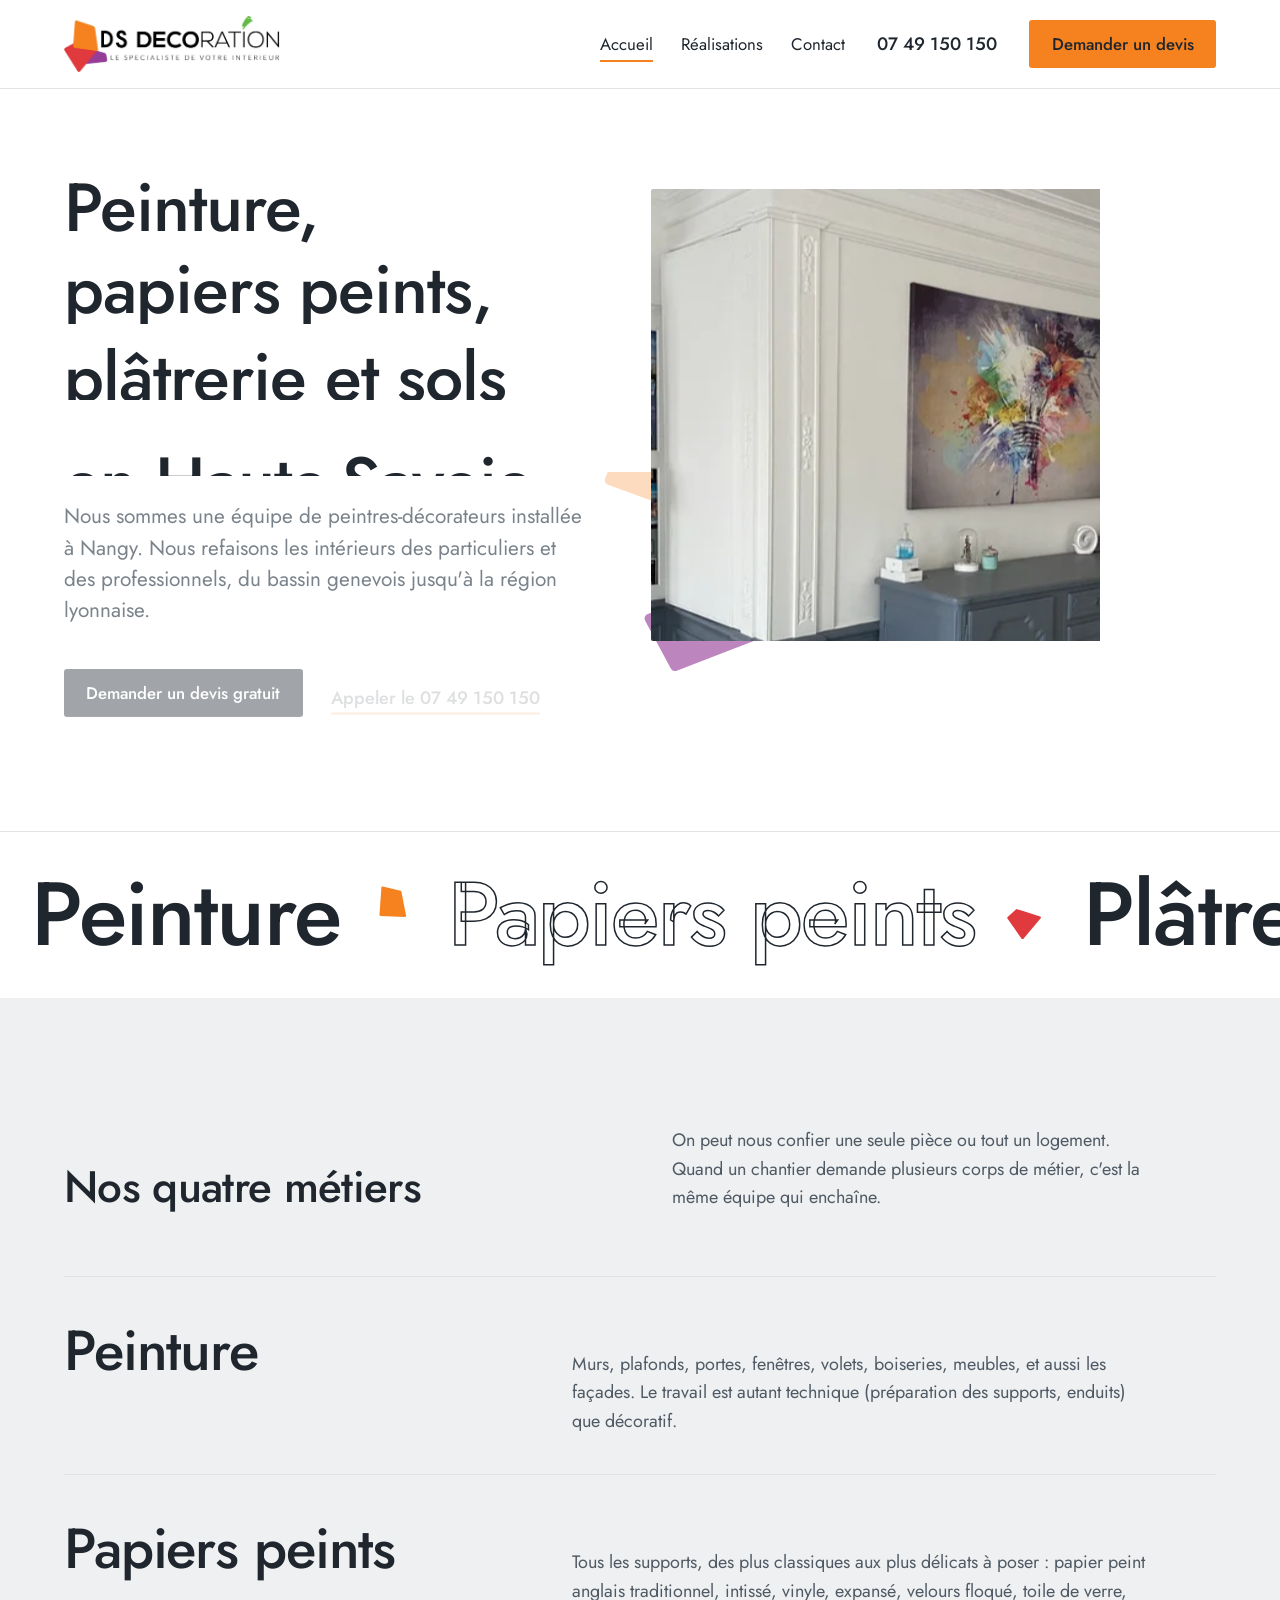
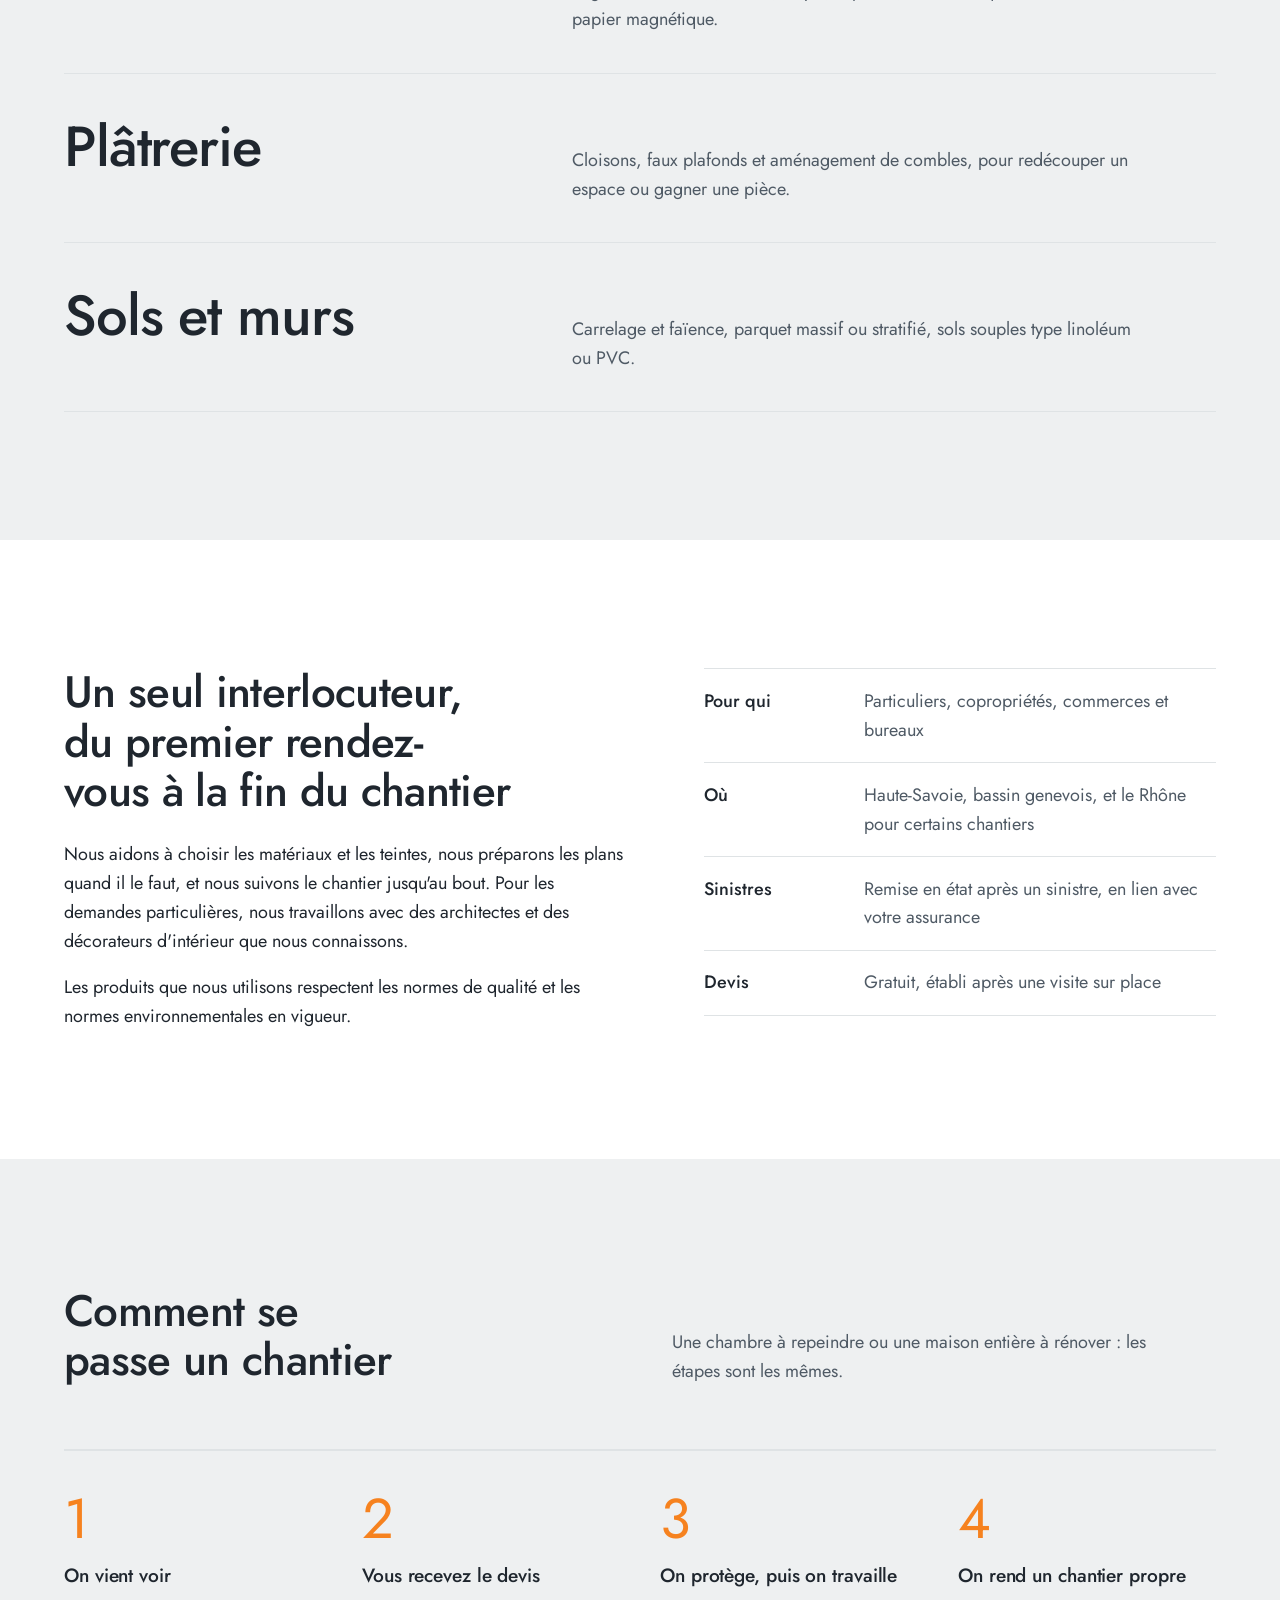
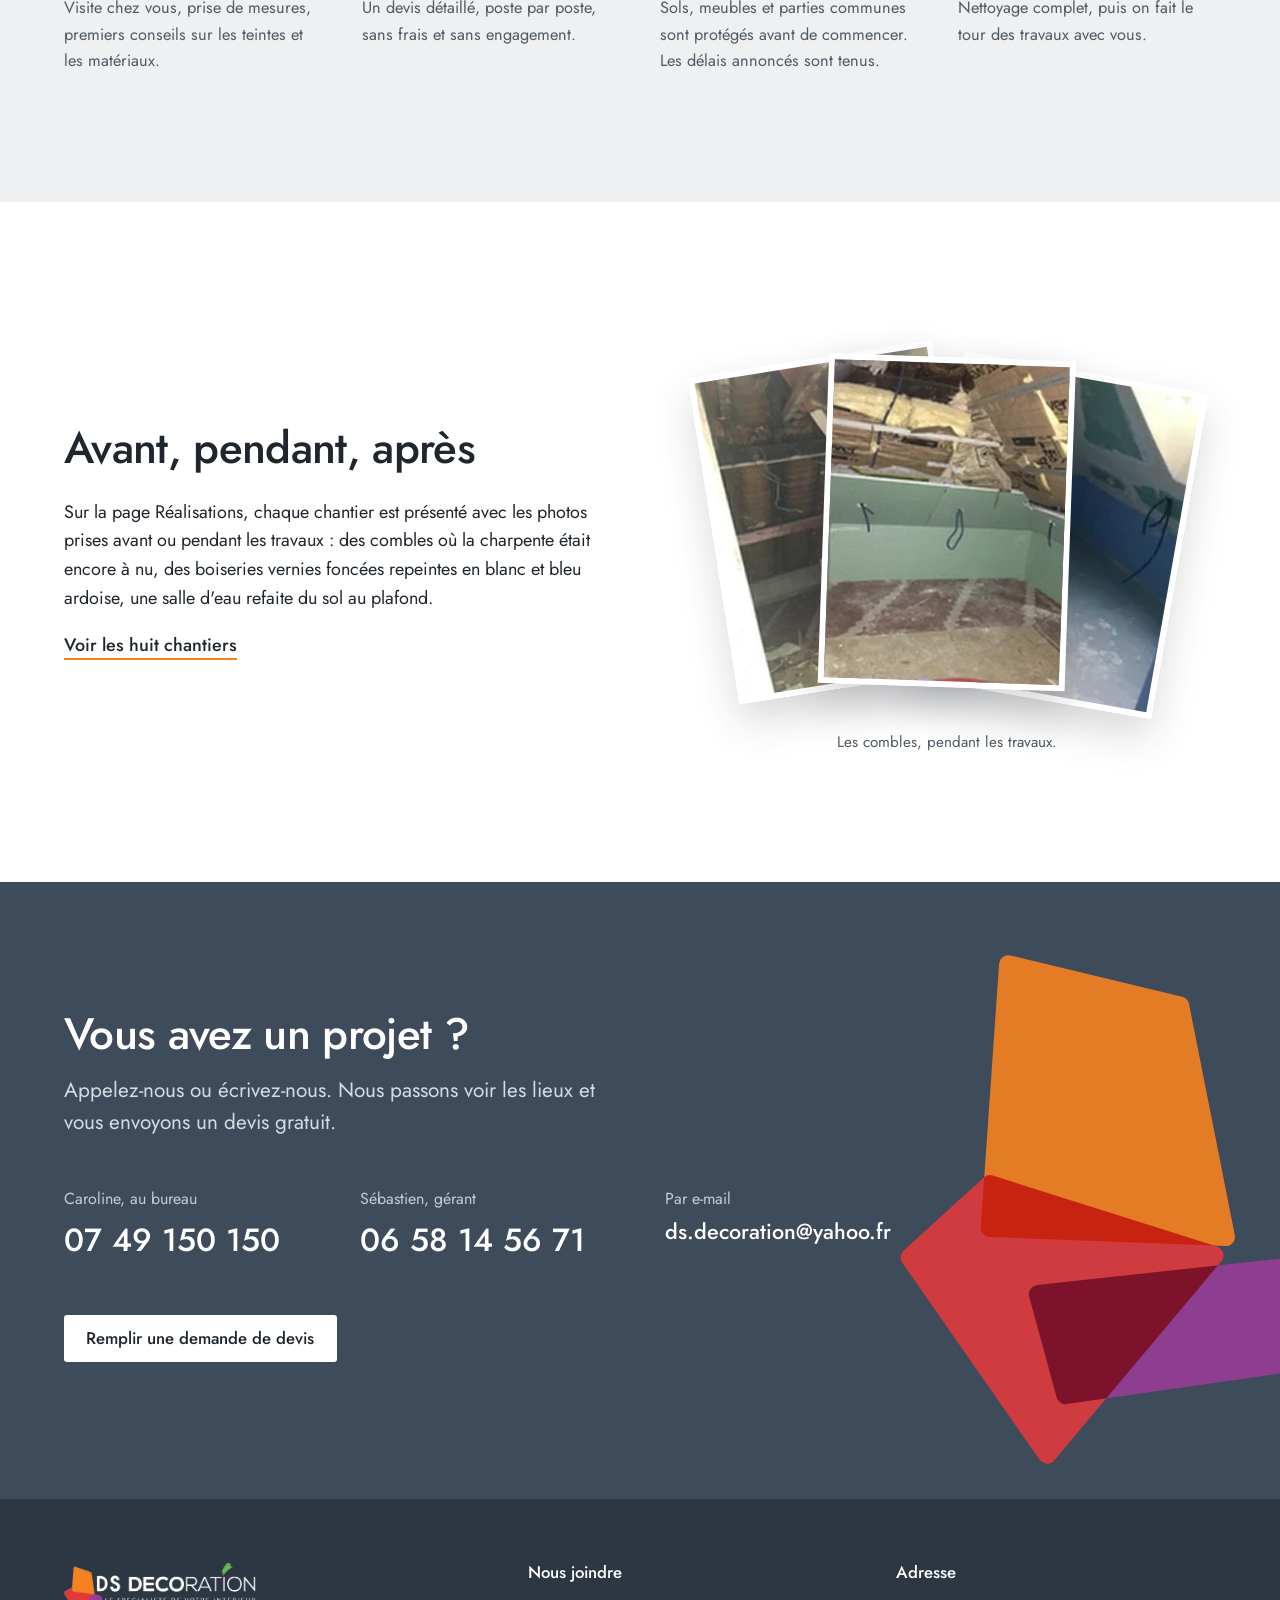
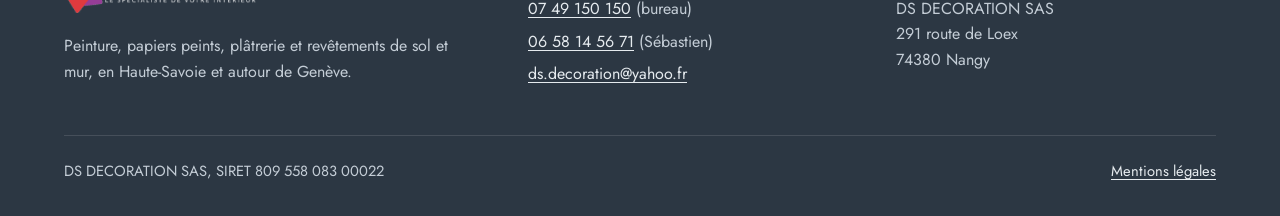
<file: index.html>
<!DOCTYPE html>
<html lang="fr">
<head>
  <meta charset="utf-8">
  <meta name="viewport" content="width=device-width, initial-scale=1">
  <title>DS Décoration | Peintre et rénovation intérieure à Nangy, Haute-Savoie</title>
  <meta name="description" content="Peinture, papiers peints, plâtrerie, carrelage et parquet. DS Décoration rénove maisons, appartements et locaux professionnels en Haute-Savoie et autour de Genève. Devis gratuit.">
  <link rel="canonical" href="https://www.dsdecoration.com/">
  <meta name="theme-color" content="#3d4b5a">
  <meta property="og:type" content="website">
  <meta property="og:locale" content="fr_FR">
  <meta property="og:site_name" content="DS Décoration">
  <meta property="og:title" content="DS Décoration | Peintre et rénovation intérieure à Nangy, Haute-Savoie">
  <meta property="og:description" content="Peinture, papiers peints, plâtrerie, carrelage et parquet. DS Décoration rénove maisons, appartements et locaux professionnels en Haute-Savoie et autour de Genève. Devis gratuit.">
  <meta property="og:url" content="https://www.dsdecoration.com/">
  <meta property="og:image" content="https://www.dsdecoration.com/assets/img/photos/sejour.jpg">
  <link rel="icon" type="image/png" href="./favicon.png">
  <link rel="apple-touch-icon" href="./assets/img/apple-touch-icon.png">
  <link rel="preload" href="./assets/fonts/jost-latin.woff2" as="font" type="font/woff2" crossorigin>
  <link rel="stylesheet" href="./assets/js/vendor/lenis.css">
  <link rel="stylesheet" href="./assets/css/style.css">
  <script>
    if (!window.matchMedia('(prefers-reduced-motion: reduce)').matches) {
      document.documentElement.classList.add('motion');
      setTimeout(function () { if (!window.__motion) document.documentElement.classList.remove('motion'); }, 4000);
    }
  </script>
  <script type="application/ld+json">
  {
    "@context": "https://schema.org",
    "@type": "HousePainter",
    "name": "DS DECORATION SAS",
    "url": "https://www.dsdecoration.com/",
    "logo": "https://www.dsdecoration.com/assets/img/logo.png",
    "image": "https://www.dsdecoration.com/assets/img/photos/sejour.jpg",
    "telephone": "+33749150150",
    "email": "ds.decoration@yahoo.fr",
    "address": {
      "@type": "PostalAddress",
      "streetAddress": "291 route de Loex",
      "postalCode": "74380",
      "addressLocality": "Nangy",
      "addressCountry": "FR"
    },
    "areaServed": ["Haute-Savoie", "Genevois français", "Rhône"],
    "founder": "Sébastien De Ana"
  }
  </script>
</head>
<body data-page="Accueil">
  <a class="skip" href="#contenu">Aller au contenu</a>

  <div class="curtain" aria-hidden="true">
    <span class="curtain-layer c-purple"></span>
    <span class="curtain-layer c-red"></span>
    <span class="curtain-layer c-orange"><span class="curtain-label">Accueil</span></span>
  </div>

  <header class="site-header">
    <div class="wrap">
      <a class="brand" href="./"><img src="./assets/img/logo.png" alt="DS Décoration, le spécialiste de votre intérieur" width="927" height="243"></a>
      <button class="menu-button" type="button" aria-expanded="false" aria-controls="menu">Menu</button>
      <nav class="menu" id="menu" aria-label="Menu principal">
        <ul>
          <li><a href="./" aria-current="page">Accueil</a></li>
          <li><a href="./nos-realisations/">Réalisations</a></li>
          <li><a href="./contact/">Contact</a></li>
        </ul>
        <a class="header-phone" href="tel:+33749150150">07 49 150 150</a>
        <a class="btn btn-orange" href="./contact/">Demander un devis</a>
      </nav>
    </div>
  </header>

  <main id="contenu">
    <section class="opening">
      <div class="wrap">
        <div>
          <h1 data-split>Peinture, papiers peints, plâtrerie et sols en Haute-Savoie</h1>
          <p class="intro">Nous sommes une équipe de peintres-décorateurs installée à Nangy. Nous refaisons les intérieurs des particuliers et des professionnels, du bassin genevois jusqu'à la région lyonnaise.</p>
          <div class="actions">
            <a class="btn btn-ink" href="./contact/">Demander un devis gratuit</a>
            <a class="link-strong" href="tel:+33749150150">Appeler le 07 49 150 150</a>
          </div>
        </div>
        <figure class="opening-visual" style="margin:0">
          <picture>
            <source srcset="./assets/img/photos/sejour.webp" type="image/webp">
            <img src="./assets/img/photos/sejour.jpg" alt="Séjour rénové : moulures repeintes en blanc et soubassements bleu ardoise" width="799" height="442" fetchpriority="high">
          </picture>
          <svg class="shapes" viewBox="0 0 190 245" aria-hidden="true">
            <polygon class="s-purple" points="62,168 172,156 186,196 74,212" fill="#963d97" stroke="#963d97" stroke-width="8" stroke-linejoin="round"/>
            <polygon class="s-orange" points="49,24 124,42 144,143 41,139" fill="#f6821f" stroke="#f6821f" stroke-width="8" stroke-linejoin="round"/>
            <polygon class="s-red" points="6,152 41,120 139,151 66,238" fill="#e03a3e" stroke="#e03a3e" stroke-width="8" stroke-linejoin="round"/>
          </svg>
          <figcaption>Séjour : moulures, peinture et soubassements.</figcaption>
        </figure>
      </div>
    </section>


    <div class="marquee" aria-hidden="true">
      <div class="marquee-track">
        <div class="marquee-group"><span class="marquee-word">Peinture</span><span class="marquee-sep"><svg viewBox="0 0 190 245" aria-hidden="true"><polygon points="49,24 124,42 144,143 41,139" fill="#f6821f" stroke="#f6821f" stroke-width="10" stroke-linejoin="round"/></svg></span><span class="marquee-word">Papiers peints</span><span class="marquee-sep"><svg viewBox="0 0 190 245" aria-hidden="true"><polygon points="6,152 41,120 139,151 66,238" fill="#e03a3e" stroke="#e03a3e" stroke-width="10" stroke-linejoin="round"/></svg></span><span class="marquee-word">Plâtrerie</span><span class="marquee-sep"><svg viewBox="0 0 190 245" aria-hidden="true"><polygon points="62,168 172,156 186,196 74,212" fill="#963d97" stroke="#963d97" stroke-width="10" stroke-linejoin="round"/></svg></span><span class="marquee-word">Carrelage</span><span class="marquee-sep"><svg viewBox="0 0 190 245" aria-hidden="true"><polygon points="49,24 124,42 144,143 41,139" fill="#f6821f" stroke="#f6821f" stroke-width="10" stroke-linejoin="round"/></svg></span><span class="marquee-word">Faïence</span><span class="marquee-sep"><svg viewBox="0 0 190 245" aria-hidden="true"><polygon points="6,152 41,120 139,151 66,238" fill="#e03a3e" stroke="#e03a3e" stroke-width="10" stroke-linejoin="round"/></svg></span><span class="marquee-word">Parquet</span><span class="marquee-sep"><svg viewBox="0 0 190 245" aria-hidden="true"><polygon points="62,168 172,156 186,196 74,212" fill="#963d97" stroke="#963d97" stroke-width="10" stroke-linejoin="round"/></svg></span><span class="marquee-word">Enduits</span><span class="marquee-sep"><svg viewBox="0 0 190 245" aria-hidden="true"><polygon points="49,24 124,42 144,143 41,139" fill="#f6821f" stroke="#f6821f" stroke-width="10" stroke-linejoin="round"/></svg></span><span class="marquee-word">Façades</span><span class="marquee-sep"><svg viewBox="0 0 190 245" aria-hidden="true"><polygon points="6,152 41,120 139,151 66,238" fill="#e03a3e" stroke="#e03a3e" stroke-width="10" stroke-linejoin="round"/></svg></span></div>
        <div class="marquee-group"><span class="marquee-word">Peinture</span><span class="marquee-sep"><svg viewBox="0 0 190 245" aria-hidden="true"><polygon points="49,24 124,42 144,143 41,139" fill="#f6821f" stroke="#f6821f" stroke-width="10" stroke-linejoin="round"/></svg></span><span class="marquee-word">Papiers peints</span><span class="marquee-sep"><svg viewBox="0 0 190 245" aria-hidden="true"><polygon points="6,152 41,120 139,151 66,238" fill="#e03a3e" stroke="#e03a3e" stroke-width="10" stroke-linejoin="round"/></svg></span><span class="marquee-word">Plâtrerie</span><span class="marquee-sep"><svg viewBox="0 0 190 245" aria-hidden="true"><polygon points="62,168 172,156 186,196 74,212" fill="#963d97" stroke="#963d97" stroke-width="10" stroke-linejoin="round"/></svg></span><span class="marquee-word">Carrelage</span><span class="marquee-sep"><svg viewBox="0 0 190 245" aria-hidden="true"><polygon points="49,24 124,42 144,143 41,139" fill="#f6821f" stroke="#f6821f" stroke-width="10" stroke-linejoin="round"/></svg></span><span class="marquee-word">Faïence</span><span class="marquee-sep"><svg viewBox="0 0 190 245" aria-hidden="true"><polygon points="6,152 41,120 139,151 66,238" fill="#e03a3e" stroke="#e03a3e" stroke-width="10" stroke-linejoin="round"/></svg></span><span class="marquee-word">Parquet</span><span class="marquee-sep"><svg viewBox="0 0 190 245" aria-hidden="true"><polygon points="62,168 172,156 186,196 74,212" fill="#963d97" stroke="#963d97" stroke-width="10" stroke-linejoin="round"/></svg></span><span class="marquee-word">Enduits</span><span class="marquee-sep"><svg viewBox="0 0 190 245" aria-hidden="true"><polygon points="49,24 124,42 144,143 41,139" fill="#f6821f" stroke="#f6821f" stroke-width="10" stroke-linejoin="round"/></svg></span><span class="marquee-word">Façades</span><span class="marquee-sep"><svg viewBox="0 0 190 245" aria-hidden="true"><polygon points="6,152 41,120 139,151 66,238" fill="#e03a3e" stroke="#e03a3e" stroke-width="10" stroke-linejoin="round"/></svg></span></div>
      </div>
    </div>

    <section class="block block-plaster" id="metiers" aria-labelledby="metiers-titre">
      <div class="wrap">
        <div class="block-head">
          <h2 id="metiers-titre" data-split>Nos quatre métiers</h2>
          <p>On peut nous confier une seule pièce ou tout un logement. Quand un chantier demande plusieurs corps de métier, c'est la même équipe qui enchaîne.</p>
        </div>
        <ul class="trade-list">
          <li class="trade-row" data-preview="./assets/img/details/peinture.webp">
            <img class="trade-thumb" src="./assets/img/details/peinture.webp" alt="" width="220" height="280" loading="lazy">
            <h3>Peinture</h3>
            <p>Murs, plafonds, portes, fenêtres, volets, boiseries, meubles, et aussi les façades. Le travail est autant technique (préparation des supports, enduits) que décoratif.</p>
          </li>
          <li class="trade-row" data-preview="./assets/img/details/papier-peint.webp">
            <img class="trade-thumb" src="./assets/img/details/papier-peint.webp" alt="" width="350" height="210" loading="lazy">
            <h3>Papiers peints</h3>
            <p>Tous les supports, des plus classiques aux plus délicats à poser : papier peint anglais traditionnel, intissé, vinyle, expansé, velours floqué, toile de verre, papier magnétique.</p>
          </li>
          <li class="trade-row" data-preview="./assets/img/details/platrerie.webp">
            <img class="trade-thumb" src="./assets/img/details/platrerie.webp" alt="" width="330" height="250" loading="lazy">
            <h3>Plâtrerie</h3>
            <p>Cloisons, faux plafonds et aménagement de combles, pour redécouper un espace ou gagner une pièce.</p>
          </li>
          <li class="trade-row" data-preview="./assets/img/details/carrelage.webp">
            <img class="trade-thumb" src="./assets/img/details/carrelage.webp" alt="" width="290" height="230" loading="lazy">
            <h3>Sols et murs</h3>
            <p>Carrelage et faïence, parquet massif ou stratifié, sols souples type linoléum ou PVC.</p>
          </li>
        </ul>
        <div class="trade-preview" aria-hidden="true"><img alt=""></div>
      </div>
    </section>

    <section class="block" aria-labelledby="equipe-titre">
      <div class="wrap team">
        <div class="prose">
          <h2 id="equipe-titre" data-split>Un seul interlocuteur, du premier rendez-vous à la fin du chantier</h2>
          <p>Nous aidons à choisir les matériaux et les teintes, nous préparons les plans quand il le faut, et nous suivons le chantier jusqu'au bout. Pour les demandes particulières, nous travaillons avec des architectes et des décorateurs d'intérieur que nous connaissons.</p>
          <p>Les produits que nous utilisons respectent les normes de qualité et les normes environnementales en vigueur.</p>
        </div>
        <dl class="facts">
          <div><dt>Pour qui</dt><dd>Particuliers, copropriétés, commerces et bureaux</dd></div>
          <div><dt>Où</dt><dd>Haute-Savoie, bassin genevois, et le Rhône pour certains chantiers</dd></div>
          <div><dt>Sinistres</dt><dd>Remise en état après un sinistre, en lien avec votre assurance</dd></div>
          <div><dt>Devis</dt><dd>Gratuit, établi après une visite sur place</dd></div>
        </dl>
      </div>
    </section>

    <section class="block block-plaster" aria-labelledby="deroulement-titre">
      <div class="wrap">
        <div class="block-head">
          <h2 id="deroulement-titre" data-split>Comment se passe un chantier</h2>
          <p>Une chambre à repeindre ou une maison entière à rénover : les étapes sont les mêmes.</p>
        </div>
        <div class="steps-line" aria-hidden="true"><span></span></div>
        <ol class="steps">
          <li>
            <h3>On vient voir</h3>
            <p>Visite chez vous, prise de mesures, premiers conseils sur les teintes et les matériaux.</p>
          </li>
          <li>
            <h3>Vous recevez le devis</h3>
            <p>Un devis détaillé, poste par poste, sans frais et sans engagement.</p>
          </li>
          <li>
            <h3>On protège, puis on travaille</h3>
            <p>Sols, meubles et parties communes sont protégés avant de commencer. Les délais annoncés sont tenus.</p>
          </li>
          <li>
            <h3>On rend un chantier propre</h3>
            <p>Nettoyage complet, puis on fait le tour des travaux avec vous.</p>
          </li>
        </ol>
      </div>
    </section>

    <section class="block teaser" aria-labelledby="chantiers-titre">
      <div class="wrap teaser-grid">
        <div class="prose">
          <h2 id="chantiers-titre" data-split>Avant, pendant, après</h2>
          <p>Sur la page Réalisations, chaque chantier est présenté avec les photos prises avant ou pendant les travaux : des combles où la charpente était encore à nu, des boiseries vernies foncées repeintes en blanc et bleu ardoise, une salle d'eau refaite du sol au plafond.</p>
          <p><a class="link-strong" href="./nos-realisations/">Voir les huit chantiers</a></p>
        </div>
        <figure class="fan">
          <div class="fan-cards">
            <img src="./assets/img/avant/combles-1.webp" alt="Combles avant travaux, charpente à nu" width="286" height="372" loading="lazy">
            <img src="./assets/img/avant/combles-2.webp" alt="Combles pendant les travaux, plaques de plâtre posées" width="296" height="372" loading="lazy">
            <img src="./assets/img/avant/combles-3.webp" alt="Combles pendant les travaux, enduits en cours" width="256" height="186" loading="lazy">
          </div>
          <figcaption>Les combles, pendant les travaux.</figcaption>
        </figure>
      </div>
    </section>

    <section class="callout" aria-labelledby="contact-titre">
      <svg class="callout-shapes" viewBox="0 0 190 245" aria-hidden="true">
        <polygon class="cs-purple" points="62,168 172,156 186,196 74,212" fill="#963d97" stroke="#963d97" stroke-width="8" stroke-linejoin="round"/>
        <polygon class="cs-orange" points="49,24 124,42 144,143 41,139" fill="#f6821f" stroke="#f6821f" stroke-width="8" stroke-linejoin="round"/>
        <polygon class="cs-red" points="6,152 41,120 139,151 66,238" fill="#e03a3e" stroke="#e03a3e" stroke-width="8" stroke-linejoin="round"/>
      </svg>
      <div class="wrap">
        <h2 id="contact-titre" data-split>Vous avez un projet ?</h2>
        <p class="intro">Appelez-nous ou écrivez-nous. Nous passons voir les lieux et vous envoyons un devis gratuit.</p>
        <div class="people">
          <div class="person"><span>Caroline, au bureau</span><a href="tel:+33749150150">07 49 150 150</a></div>
          <div class="person"><span>Sébastien, gérant</span><a href="tel:+33658145671">06 58 14 56 71</a></div>
          <div class="person"><span>Par e-mail</span><a href="mailto:ds.decoration@yahoo.fr" style="font-size:1.35rem">ds.decoration@yahoo.fr</a></div>
        </div>
        <a class="btn btn-light" href="./contact/">Remplir une demande de devis</a>
      </div>
    </section>
  </main>

  <footer class="site-footer">
    <div class="wrap">
      <div class="footer-grid">
        <div>
          <img src="./assets/img/logo-white.png" alt="DS Décoration" width="927" height="243">
          <p>Peinture, papiers peints, plâtrerie et revêtements de sol et mur, en Haute-Savoie et autour de Genève.</p>
        </div>
        <div>
          <h2>Nous joindre</h2>
          <ul>
            <li><a href="tel:+33749150150">07 49 150 150</a> (bureau)</li>
            <li><a href="tel:+33658145671">06 58 14 56 71</a> (Sébastien)</li>
            <li><a href="mailto:ds.decoration@yahoo.fr">ds.decoration@yahoo.fr</a></li>
          </ul>
        </div>
        <div>
          <h2>Adresse</h2>
          <address>DS DECORATION SAS<br>291 route de Loex<br>74380 Nangy</address>
        </div>
      </div>
      <div class="footer-legal">
        <span>DS DECORATION SAS, SIRET 809 558 083 00022</span>
        <a href="./mentions-legales/">Mentions légales</a>
      </div>
    </div>
  </footer>

  <nav class="mobile-bar" aria-label="Actions rapides">
    <a href="tel:+33749150150">Appeler</a>
    <a href="./contact/">Demander un devis</a>
  </nav>

  <div class="cursor" aria-hidden="true"><span>Agrandir</span></div>

  <script src="./assets/js/vendor/gsap.min.js" defer></script>
  <script src="./assets/js/vendor/ScrollTrigger.min.js" defer></script>
  <script src="./assets/js/vendor/SplitText.min.js" defer></script>
  <script src="./assets/js/vendor/CustomEase.min.js" defer></script>
  <script src="./assets/js/vendor/lenis.min.js" defer></script>
  <script src="./assets/js/main.js" defer></script>
  <script src="./assets/js/motion.js" defer></script>
</body>
</html>
</file>
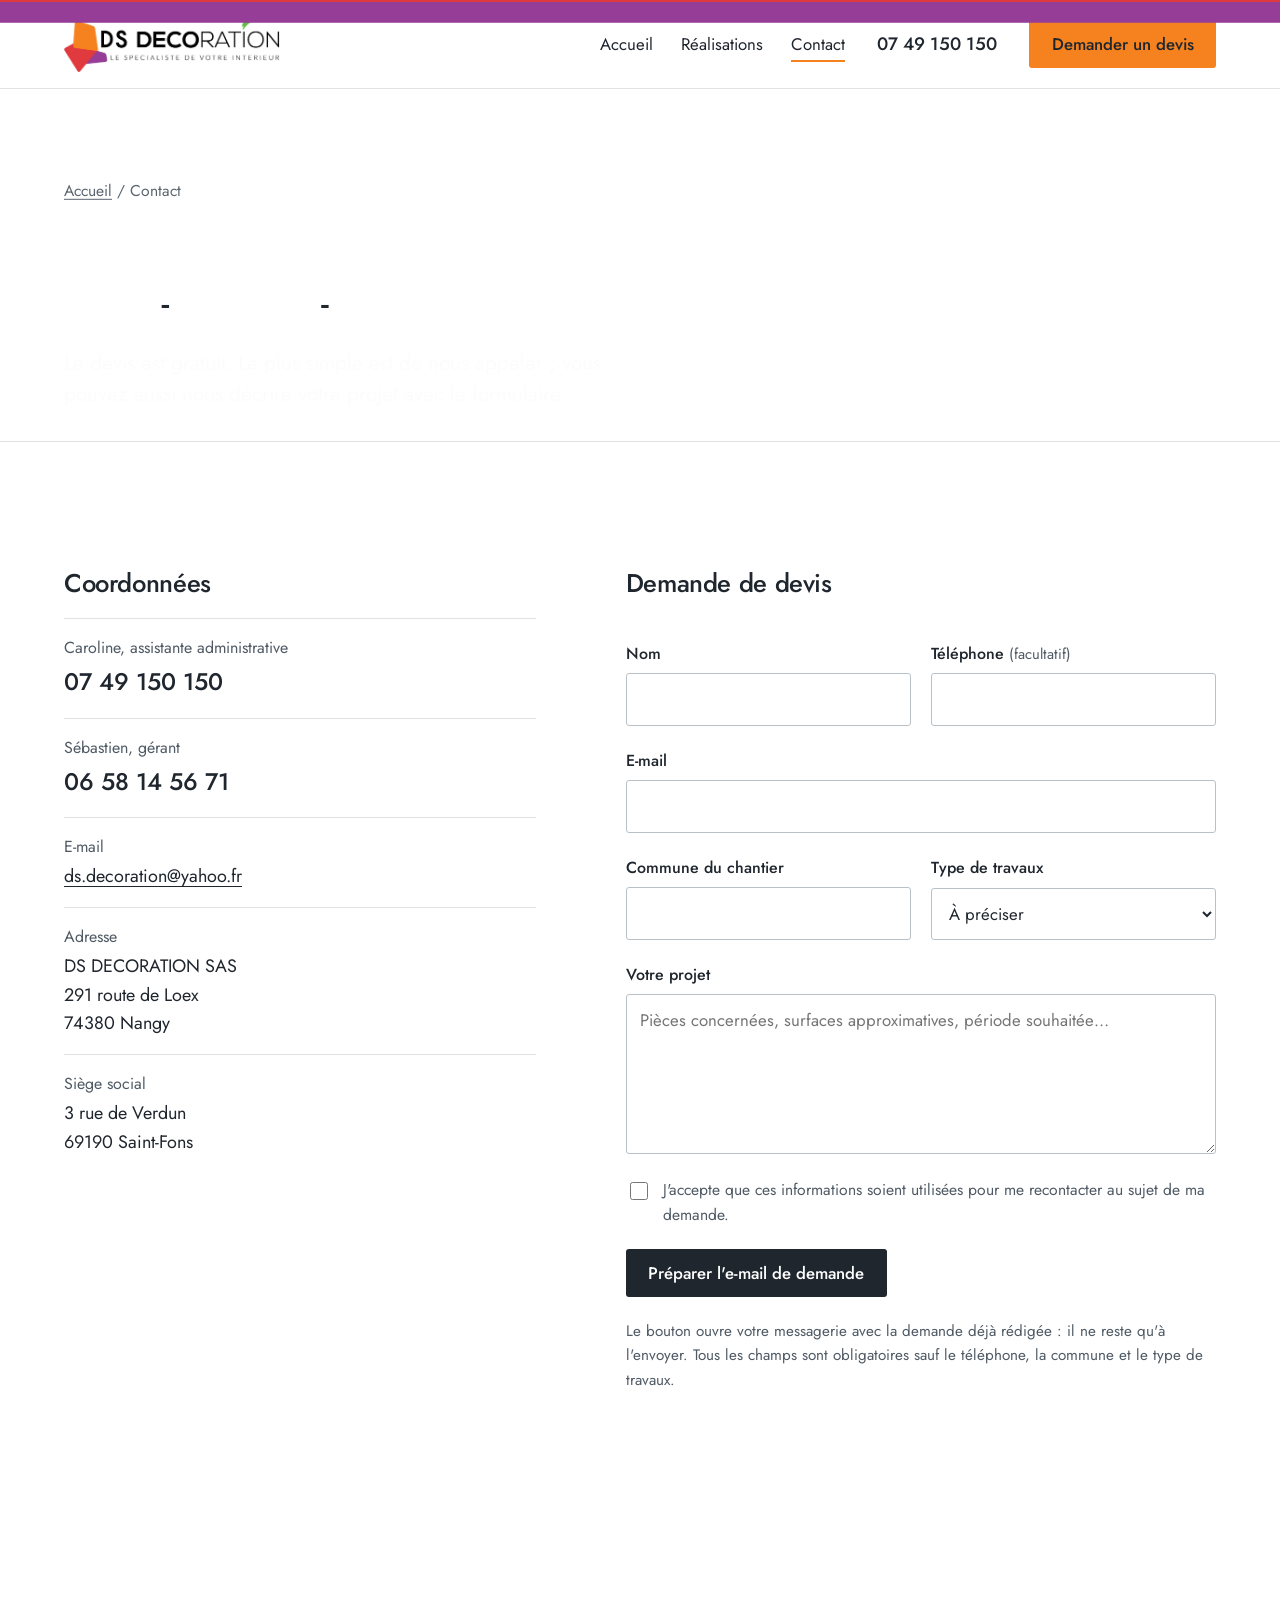
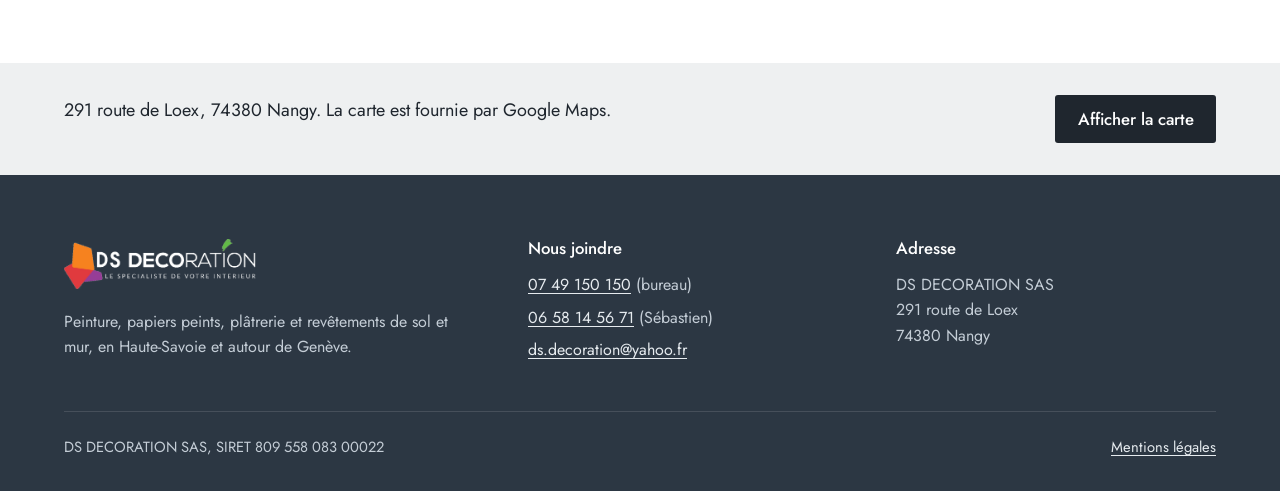
<file: contact/index.html>
<!DOCTYPE html>
<html lang="fr">
<head>
  <meta charset="utf-8">
  <meta name="viewport" content="width=device-width, initial-scale=1">
  <title>Contact et devis gratuit | DS Décoration, Nangy</title>
  <meta name="description" content="Contactez DS Décoration au 07 49 150 150 ou par e-mail. 291 route de Loex, 74380 Nangy. Devis gratuit pour vos travaux de peinture, papier peint, plâtrerie et sols.">
  <link rel="canonical" href="https://www.dsdecoration.com/contact/">
  <meta name="theme-color" content="#3d4b5a">
  <meta property="og:type" content="website">
  <meta property="og:locale" content="fr_FR">
  <meta property="og:site_name" content="DS Décoration">
  <meta property="og:title" content="Contact et devis gratuit | DS Décoration, Nangy">
  <meta property="og:description" content="Contactez DS Décoration au 07 49 150 150 ou par e-mail. 291 route de Loex, 74380 Nangy. Devis gratuit pour vos travaux de peinture, papier peint, plâtrerie et sols.">
  <meta property="og:url" content="https://www.dsdecoration.com/contact/">
  <meta property="og:image" content="https://www.dsdecoration.com/assets/img/photos/sejour.jpg">
  <link rel="icon" type="image/png" href="../favicon.png">
  <link rel="apple-touch-icon" href="../assets/img/apple-touch-icon.png">
  <link rel="preload" href="../assets/fonts/jost-latin.woff2" as="font" type="font/woff2" crossorigin>
  <link rel="stylesheet" href="../assets/js/vendor/lenis.css">
  <link rel="stylesheet" href="../assets/css/style.css">
  <script>
    if (!window.matchMedia('(prefers-reduced-motion: reduce)').matches) {
      document.documentElement.classList.add('motion');
      setTimeout(function () { if (!window.__motion) document.documentElement.classList.remove('motion'); }, 4000);
    }
  </script>
  <script type="application/ld+json">
  {
    "@context": "https://schema.org",
    "@type": "HousePainter",
    "name": "DS DECORATION SAS",
    "url": "https://www.dsdecoration.com/",
    "logo": "https://www.dsdecoration.com/assets/img/logo.png",
    "image": "https://www.dsdecoration.com/assets/img/photos/sejour.jpg",
    "telephone": "+33749150150",
    "email": "ds.decoration@yahoo.fr",
    "address": {
      "@type": "PostalAddress",
      "streetAddress": "291 route de Loex",
      "postalCode": "74380",
      "addressLocality": "Nangy",
      "addressCountry": "FR"
    },
    "areaServed": ["Haute-Savoie", "Genevois français", "Rhône"],
    "founder": "Sébastien De Ana"
  }
  </script>
</head>
<body data-page="Contact">
  <a class="skip" href="#contenu">Aller au contenu</a>

  <div class="curtain" aria-hidden="true">
    <span class="curtain-layer c-purple"></span>
    <span class="curtain-layer c-red"></span>
    <span class="curtain-layer c-orange"><span class="curtain-label">Contact</span></span>
  </div>

  <header class="site-header">
    <div class="wrap">
      <a class="brand" href="../"><img src="../assets/img/logo.png" alt="DS Décoration, le spécialiste de votre intérieur" width="927" height="243"></a>
      <button class="menu-button" type="button" aria-expanded="false" aria-controls="menu">Menu</button>
      <nav class="menu" id="menu" aria-label="Menu principal">
        <ul>
          <li><a href="../">Accueil</a></li>
          <li><a href="../nos-realisations/">Réalisations</a></li>
          <li><a href="../contact/" aria-current="page">Contact</a></li>
        </ul>
        <a class="header-phone" href="tel:+33749150150">07 49 150 150</a>
        <a class="btn btn-orange" href="../contact/">Demander un devis</a>
      </nav>
    </div>
  </header>

  <main id="contenu">
    <header class="page-head">
      <div class="wrap">
        <p class="crumbs"><a href="../">Accueil</a> / Contact</p>
        <h1 data-split>Parlons de vos travaux</h1>
        <p class="intro">Le devis est gratuit. Le plus simple est de nous appeler ; vous pouvez aussi nous décrire votre projet avec le formulaire.</p>
      </div>
    </header>

    <section class="block">
      <div class="wrap contact">
        <div>
          <h2>Coordonnées</h2>
          <dl class="contact-list">
            <div>
              <dt>Caroline, assistante administrative</dt>
              <dd><a class="big" href="tel:+33749150150">07 49 150 150</a></dd>
            </div>
            <div>
              <dt>Sébastien, gérant</dt>
              <dd><a class="big" href="tel:+33658145671">06 58 14 56 71</a></dd>
            </div>
            <div>
              <dt>E-mail</dt>
              <dd><a href="mailto:ds.decoration@yahoo.fr">ds.decoration@yahoo.fr</a></dd>
            </div>
            <div>
              <dt>Adresse</dt>
              <dd>DS DECORATION SAS<br>291 route de Loex<br>74380 Nangy</dd>
            </div>
            <div>
              <dt>Siège social</dt>
              <dd>3 rue de Verdun<br>69190 Saint-Fons</dd>
            </div>
          </dl>
        </div>

        <form class="form" id="devis-form" data-to="ds.decoration@yahoo.fr" novalidate>
          <h2 class="wide">Demande de devis</h2>
          <div class="field">
            <label for="nom">Nom</label>
            <input id="nom" name="nom" type="text" autocomplete="name" required>
          </div>
          <div class="field">
            <label for="telephone">Téléphone <small>(facultatif)</small></label>
            <input id="telephone" name="telephone" type="tel" autocomplete="tel">
          </div>
          <div class="field wide">
            <label for="email">E-mail</label>
            <input id="email" name="email" type="email" autocomplete="email" required>
          </div>
          <div class="field">
            <label for="commune">Commune du chantier</label>
            <input id="commune" name="commune" type="text" autocomplete="address-level2">
          </div>
          <div class="field">
            <label for="travaux">Type de travaux</label>
            <select id="travaux" name="travaux">
              <option value="">À préciser</option>
              <option>Peinture</option>
              <option>Papier peint</option>
              <option>Plâtrerie, cloisons, combles</option>
              <option>Carrelage, faïence, parquet</option>
              <option>Rénovation complète</option>
              <option>Remise en état après sinistre</option>
            </select>
          </div>
          <div class="field wide">
            <label for="message">Votre projet</label>
            <textarea id="message" name="message" required placeholder="Pièces concernées, surfaces approximatives, période souhaitée…"></textarea>
          </div>
          <input class="trap" type="text" name="site" tabindex="-1" autocomplete="off" aria-hidden="true">
          <label class="agree wide">
            <input type="checkbox" name="accord" required>
            <span>J'accepte que ces informations soient utilisées pour me recontacter au sujet de ma demande.</span>
          </label>
          <div class="wide">
            <button class="btn btn-ink" type="submit">Préparer l'e-mail de demande</button>
          </div>
          <p class="form-note wide">Le bouton ouvre votre messagerie avec la demande déjà rédigée : il ne reste qu'à l'envoyer. Tous les champs sont obligatoires sauf le téléphone, la commune et le type de travaux.</p>
          <p class="form-done wide" role="status">Votre messagerie devrait s'être ouverte. Si rien ne s'affiche, écrivez-nous directement à ds.decoration@yahoo.fr.</p>
        </form>
      </div>
    </section>

    <section class="map" aria-label="Plan d'accès">
      <div class="wrap map-inner">
        <p>291 route de Loex, 74380 Nangy. La carte est fournie par Google Maps.</p>
        <button class="btn btn-ink" type="button" data-load-map="https://www.google.com/maps?q=291+route+de+Loex,+74380+Nangy,+France&amp;output=embed">Afficher la carte</button>
      </div>
    </section>
  </main>

  <footer class="site-footer">
    <div class="wrap">
      <div class="footer-grid">
        <div>
          <img src="../assets/img/logo-white.png" alt="DS Décoration" width="927" height="243">
          <p>Peinture, papiers peints, plâtrerie et revêtements de sol et mur, en Haute-Savoie et autour de Genève.</p>
        </div>
        <div>
          <h2>Nous joindre</h2>
          <ul>
            <li><a href="tel:+33749150150">07 49 150 150</a> (bureau)</li>
            <li><a href="tel:+33658145671">06 58 14 56 71</a> (Sébastien)</li>
            <li><a href="mailto:ds.decoration@yahoo.fr">ds.decoration@yahoo.fr</a></li>
          </ul>
        </div>
        <div>
          <h2>Adresse</h2>
          <address>DS DECORATION SAS<br>291 route de Loex<br>74380 Nangy</address>
        </div>
      </div>
      <div class="footer-legal">
        <span>DS DECORATION SAS, SIRET 809 558 083 00022</span>
        <a href="../mentions-legales/">Mentions légales</a>
      </div>
    </div>
  </footer>

  <nav class="mobile-bar" aria-label="Actions rapides">
    <a href="tel:+33749150150">Appeler</a>
    <a href="../contact/">Demander un devis</a>
  </nav>

  <div class="cursor" aria-hidden="true"><span>Agrandir</span></div>

  <script src="../assets/js/vendor/gsap.min.js" defer></script>
  <script src="../assets/js/vendor/ScrollTrigger.min.js" defer></script>
  <script src="../assets/js/vendor/SplitText.min.js" defer></script>
  <script src="../assets/js/vendor/CustomEase.min.js" defer></script>
  <script src="../assets/js/vendor/lenis.min.js" defer></script>
  <script src="../assets/js/main.js" defer></script>
  <script src="../assets/js/motion.js" defer></script>
</body>
</html>
</file>
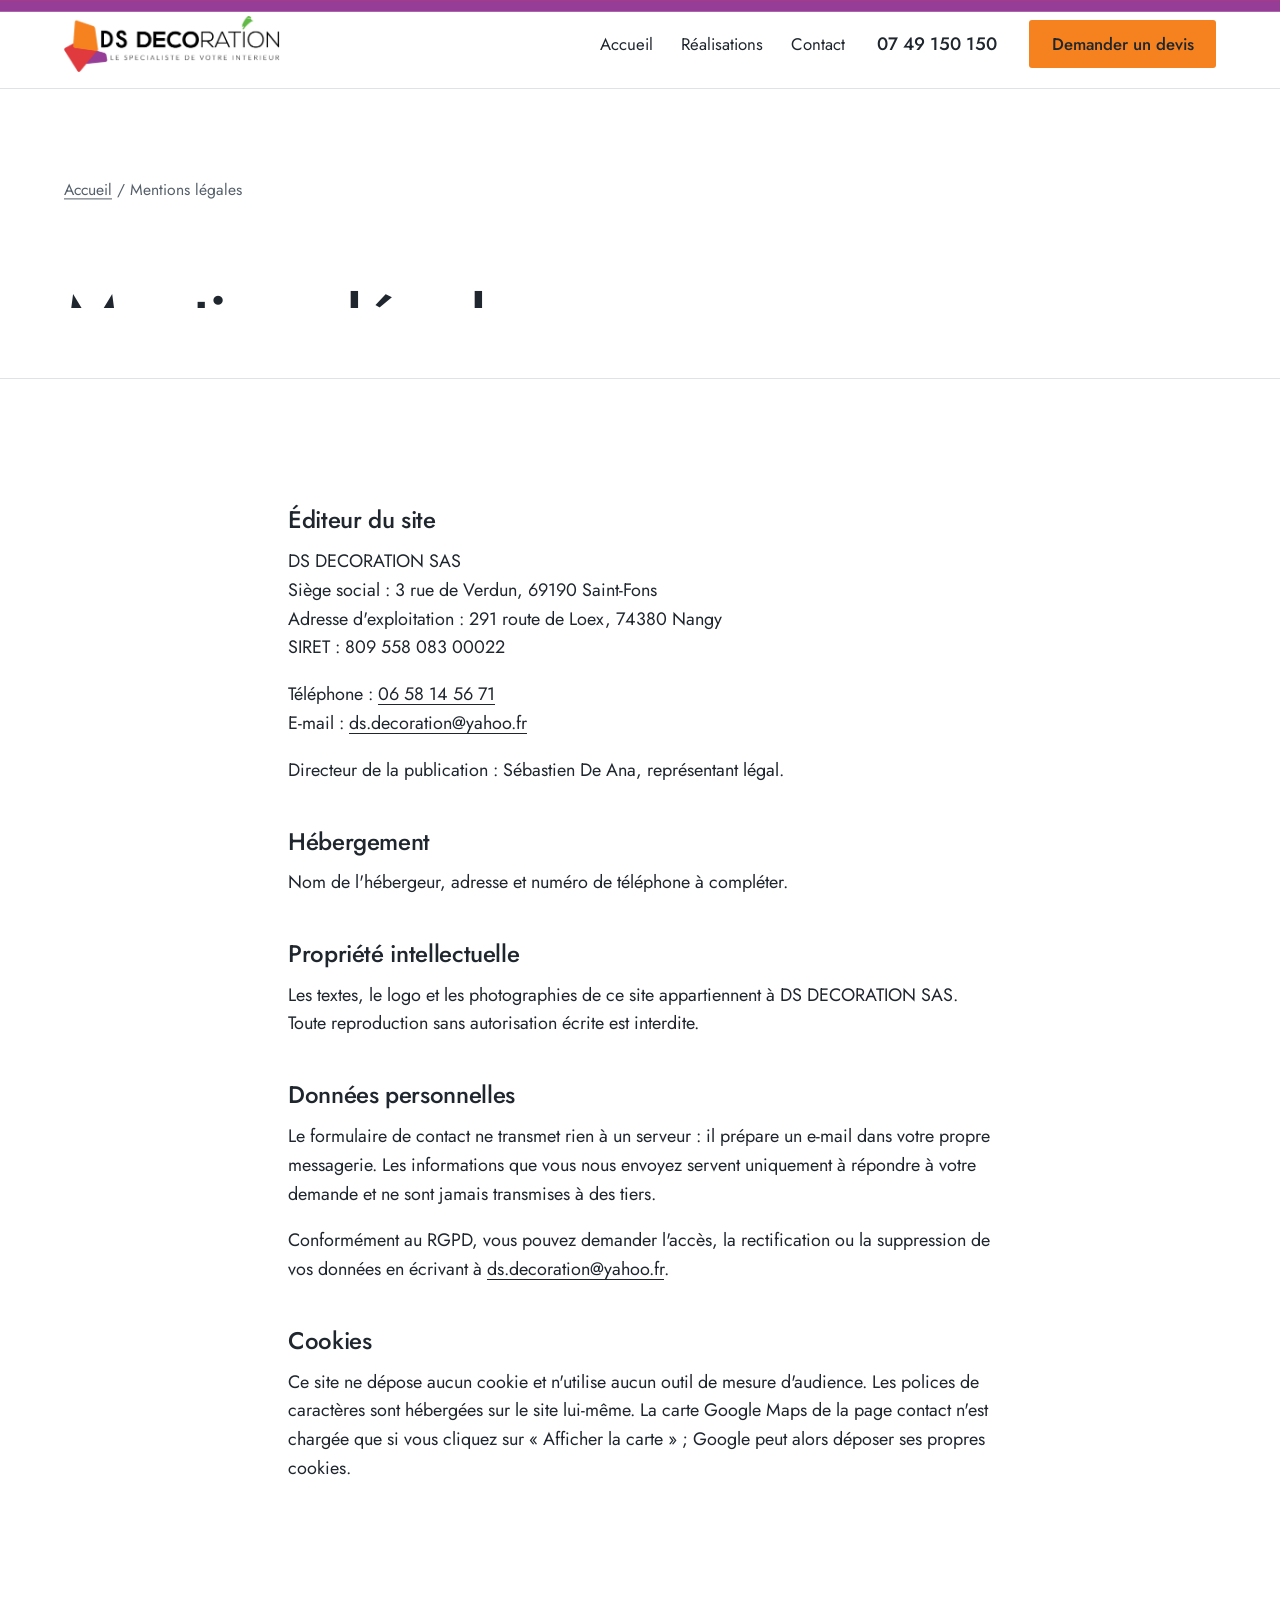
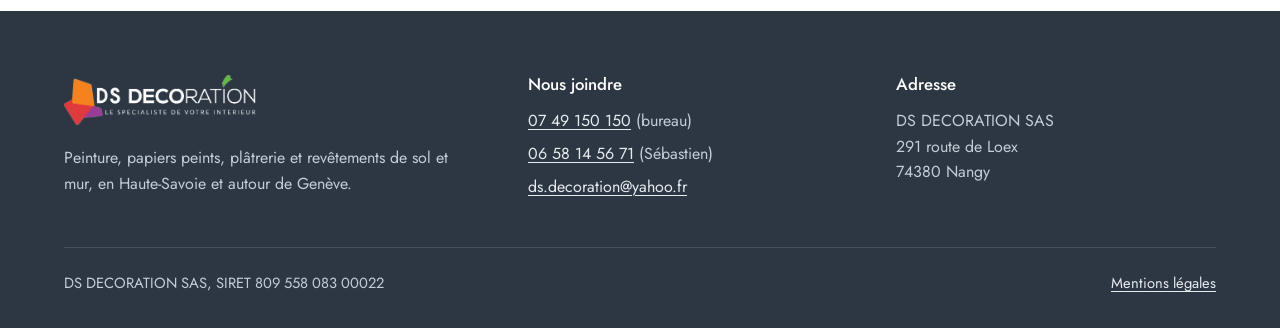
<file: mentions-legales/index.html>
<!DOCTYPE html>
<html lang="fr">
<head>
  <meta charset="utf-8">
  <meta name="viewport" content="width=device-width, initial-scale=1">
  <title>Mentions légales | DS Décoration</title>
  <meta name="description" content="Mentions légales du site de DS DECORATION SAS : éditeur, immatriculation, hébergement, données personnelles et cookies.">
  <link rel="canonical" href="https://www.dsdecoration.com/mentions-legales/">
  <meta name="theme-color" content="#3d4b5a">
  <meta property="og:type" content="website">
  <meta property="og:locale" content="fr_FR">
  <meta property="og:site_name" content="DS Décoration">
  <meta property="og:title" content="Mentions légales | DS Décoration">
  <meta property="og:description" content="Mentions légales du site de DS DECORATION SAS : éditeur, immatriculation, hébergement, données personnelles et cookies.">
  <meta property="og:url" content="https://www.dsdecoration.com/mentions-legales/">
  <meta property="og:image" content="https://www.dsdecoration.com/assets/img/photos/sejour.jpg">
  <link rel="icon" type="image/png" href="../favicon.png">
  <link rel="apple-touch-icon" href="../assets/img/apple-touch-icon.png">
  <link rel="preload" href="../assets/fonts/jost-latin.woff2" as="font" type="font/woff2" crossorigin>
  <link rel="stylesheet" href="../assets/js/vendor/lenis.css">
  <link rel="stylesheet" href="../assets/css/style.css">
  <script>
    if (!window.matchMedia('(prefers-reduced-motion: reduce)').matches) {
      document.documentElement.classList.add('motion');
      setTimeout(function () { if (!window.__motion) document.documentElement.classList.remove('motion'); }, 4000);
    }
  </script>
  <script type="application/ld+json">
  {
    "@context": "https://schema.org",
    "@type": "HousePainter",
    "name": "DS DECORATION SAS",
    "url": "https://www.dsdecoration.com/",
    "logo": "https://www.dsdecoration.com/assets/img/logo.png",
    "image": "https://www.dsdecoration.com/assets/img/photos/sejour.jpg",
    "telephone": "+33749150150",
    "email": "ds.decoration@yahoo.fr",
    "address": {
      "@type": "PostalAddress",
      "streetAddress": "291 route de Loex",
      "postalCode": "74380",
      "addressLocality": "Nangy",
      "addressCountry": "FR"
    },
    "areaServed": ["Haute-Savoie", "Genevois français", "Rhône"],
    "founder": "Sébastien De Ana"
  }
  </script>
</head>
<body data-page="Mentions légales">
  <a class="skip" href="#contenu">Aller au contenu</a>

  <div class="curtain" aria-hidden="true">
    <span class="curtain-layer c-purple"></span>
    <span class="curtain-layer c-red"></span>
    <span class="curtain-layer c-orange"><span class="curtain-label">Mentions légales</span></span>
  </div>

  <header class="site-header">
    <div class="wrap">
      <a class="brand" href="../"><img src="../assets/img/logo.png" alt="DS Décoration, le spécialiste de votre intérieur" width="927" height="243"></a>
      <button class="menu-button" type="button" aria-expanded="false" aria-controls="menu">Menu</button>
      <nav class="menu" id="menu" aria-label="Menu principal">
        <ul>
          <li><a href="../">Accueil</a></li>
          <li><a href="../nos-realisations/">Réalisations</a></li>
          <li><a href="../contact/">Contact</a></li>
        </ul>
        <a class="header-phone" href="tel:+33749150150">07 49 150 150</a>
        <a class="btn btn-orange" href="../contact/">Demander un devis</a>
      </nav>
    </div>
  </header>

  <main id="contenu">
    <header class="page-head">
      <div class="wrap">
        <p class="crumbs"><a href="../">Accueil</a> / Mentions légales</p>
        <h1 data-split>Mentions légales</h1>
      </div>
    </header>

    <section class="block">
      <div class="wrap legal">
        <h2>Éditeur du site</h2>
        <p>DS DECORATION SAS<br>Siège social : 3 rue de Verdun, 69190 Saint-Fons<br>Adresse d'exploitation : 291 route de Loex, 74380 Nangy<br>SIRET : 809 558 083 00022</p>
        <p>Téléphone : <a href="tel:+33658145671">06 58 14 56 71</a><br>E-mail : <a href="mailto:ds.decoration@yahoo.fr">ds.decoration@yahoo.fr</a></p>
        <p>Directeur de la publication : Sébastien De Ana, représentant légal.</p>

        <h2>Hébergement</h2>
        <!-- À compléter avec les coordonnées de l'hébergeur retenu (raison sociale, adresse, téléphone). -->
        <p>Nom de l'hébergeur, adresse et numéro de téléphone à compléter.</p>

        <h2>Propriété intellectuelle</h2>
        <p>Les textes, le logo et les photographies de ce site appartiennent à DS DECORATION SAS. Toute reproduction sans autorisation écrite est interdite.</p>

        <h2>Données personnelles</h2>
        <p>Le formulaire de contact ne transmet rien à un serveur : il prépare un e-mail dans votre propre messagerie. Les informations que vous nous envoyez servent uniquement à répondre à votre demande et ne sont jamais transmises à des tiers.</p>
        <p>Conformément au RGPD, vous pouvez demander l'accès, la rectification ou la suppression de vos données en écrivant à <a href="mailto:ds.decoration@yahoo.fr">ds.decoration@yahoo.fr</a>.</p>

        <h2>Cookies</h2>
        <p>Ce site ne dépose aucun cookie et n'utilise aucun outil de mesure d'audience. Les polices de caractères sont hébergées sur le site lui-même. La carte Google Maps de la page contact n'est chargée que si vous cliquez sur « Afficher la carte » ; Google peut alors déposer ses propres cookies.</p>
      </div>
    </section>
  </main>

  <footer class="site-footer">
    <div class="wrap">
      <div class="footer-grid">
        <div>
          <img src="../assets/img/logo-white.png" alt="DS Décoration" width="927" height="243">
          <p>Peinture, papiers peints, plâtrerie et revêtements de sol et mur, en Haute-Savoie et autour de Genève.</p>
        </div>
        <div>
          <h2>Nous joindre</h2>
          <ul>
            <li><a href="tel:+33749150150">07 49 150 150</a> (bureau)</li>
            <li><a href="tel:+33658145671">06 58 14 56 71</a> (Sébastien)</li>
            <li><a href="mailto:ds.decoration@yahoo.fr">ds.decoration@yahoo.fr</a></li>
          </ul>
        </div>
        <div>
          <h2>Adresse</h2>
          <address>DS DECORATION SAS<br>291 route de Loex<br>74380 Nangy</address>
        </div>
      </div>
      <div class="footer-legal">
        <span>DS DECORATION SAS, SIRET 809 558 083 00022</span>
        <a href="../mentions-legales/">Mentions légales</a>
      </div>
    </div>
  </footer>

  <nav class="mobile-bar" aria-label="Actions rapides">
    <a href="tel:+33749150150">Appeler</a>
    <a href="../contact/">Demander un devis</a>
  </nav>

  <div class="cursor" aria-hidden="true"><span>Agrandir</span></div>

  <script src="../assets/js/vendor/gsap.min.js" defer></script>
  <script src="../assets/js/vendor/ScrollTrigger.min.js" defer></script>
  <script src="../assets/js/vendor/SplitText.min.js" defer></script>
  <script src="../assets/js/vendor/CustomEase.min.js" defer></script>
  <script src="../assets/js/vendor/lenis.min.js" defer></script>
  <script src="../assets/js/main.js" defer></script>
  <script src="../assets/js/motion.js" defer></script>
</body>
</html>
</file>
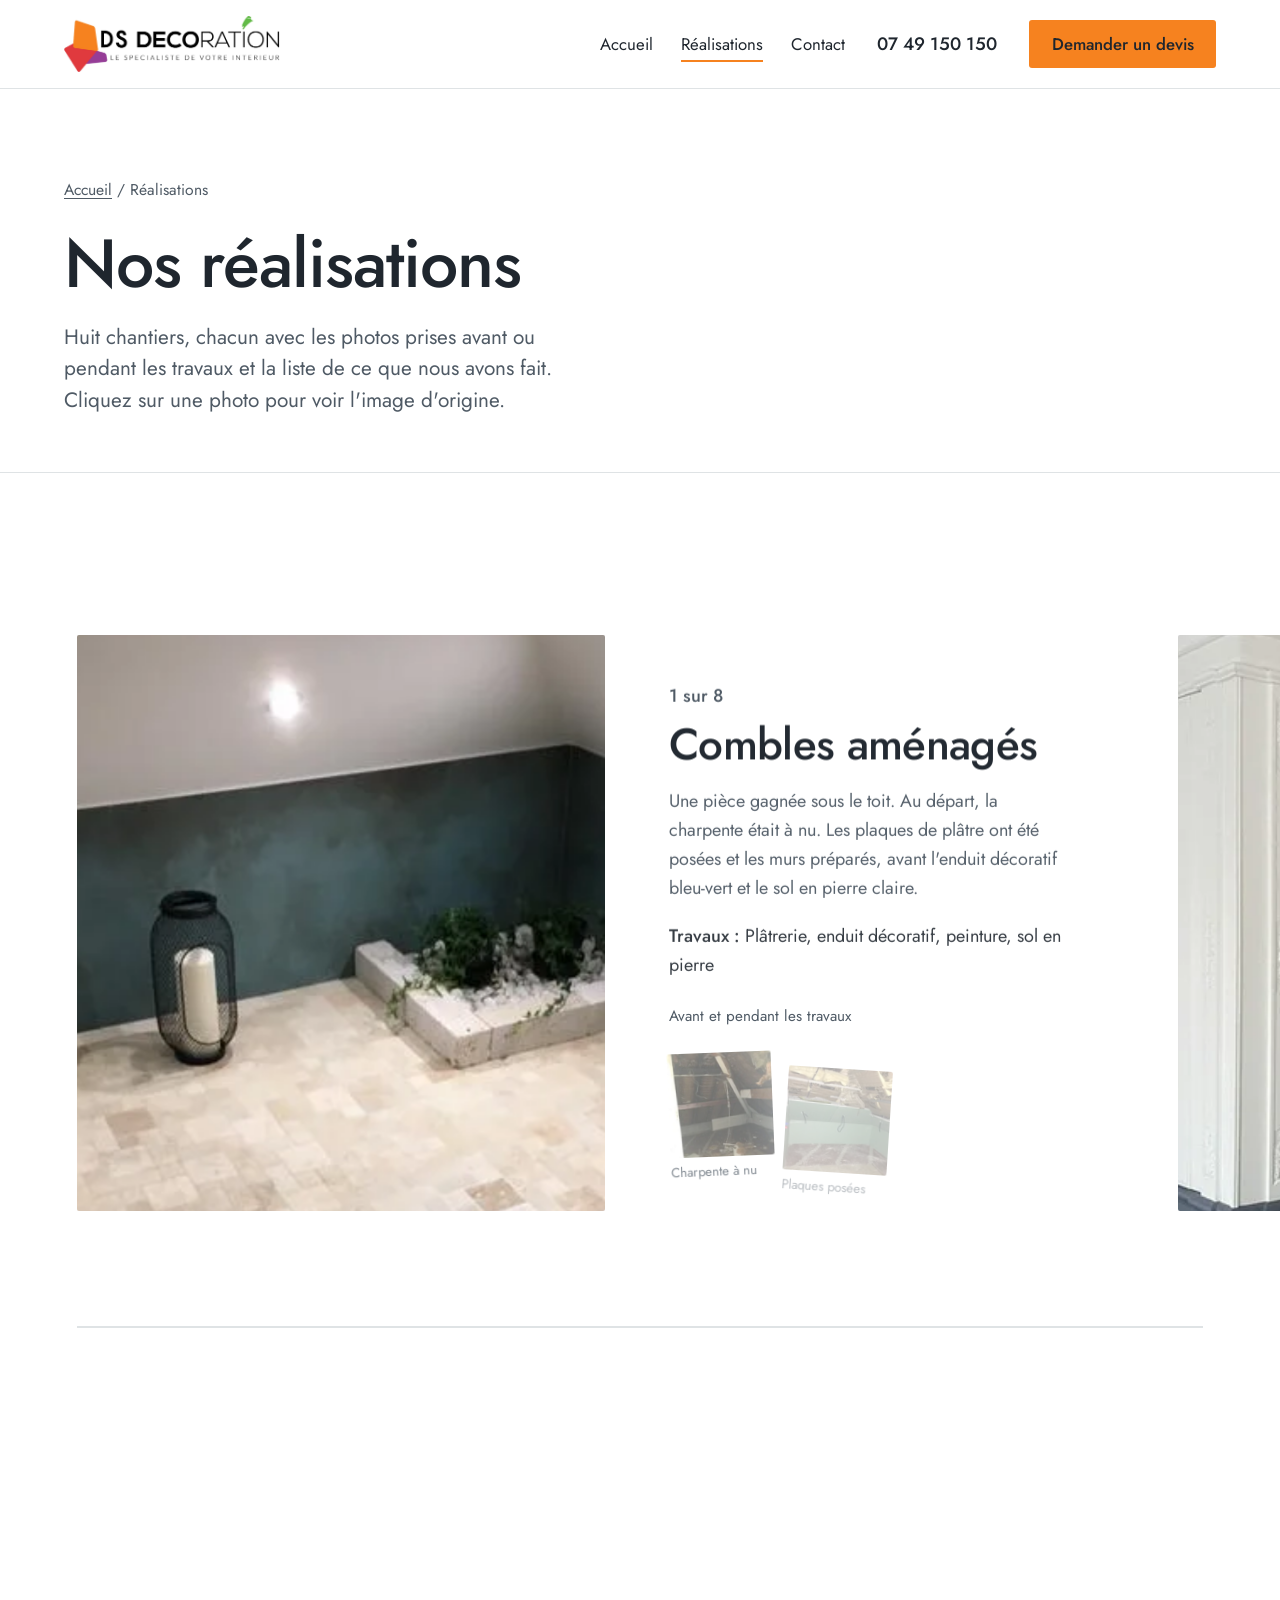
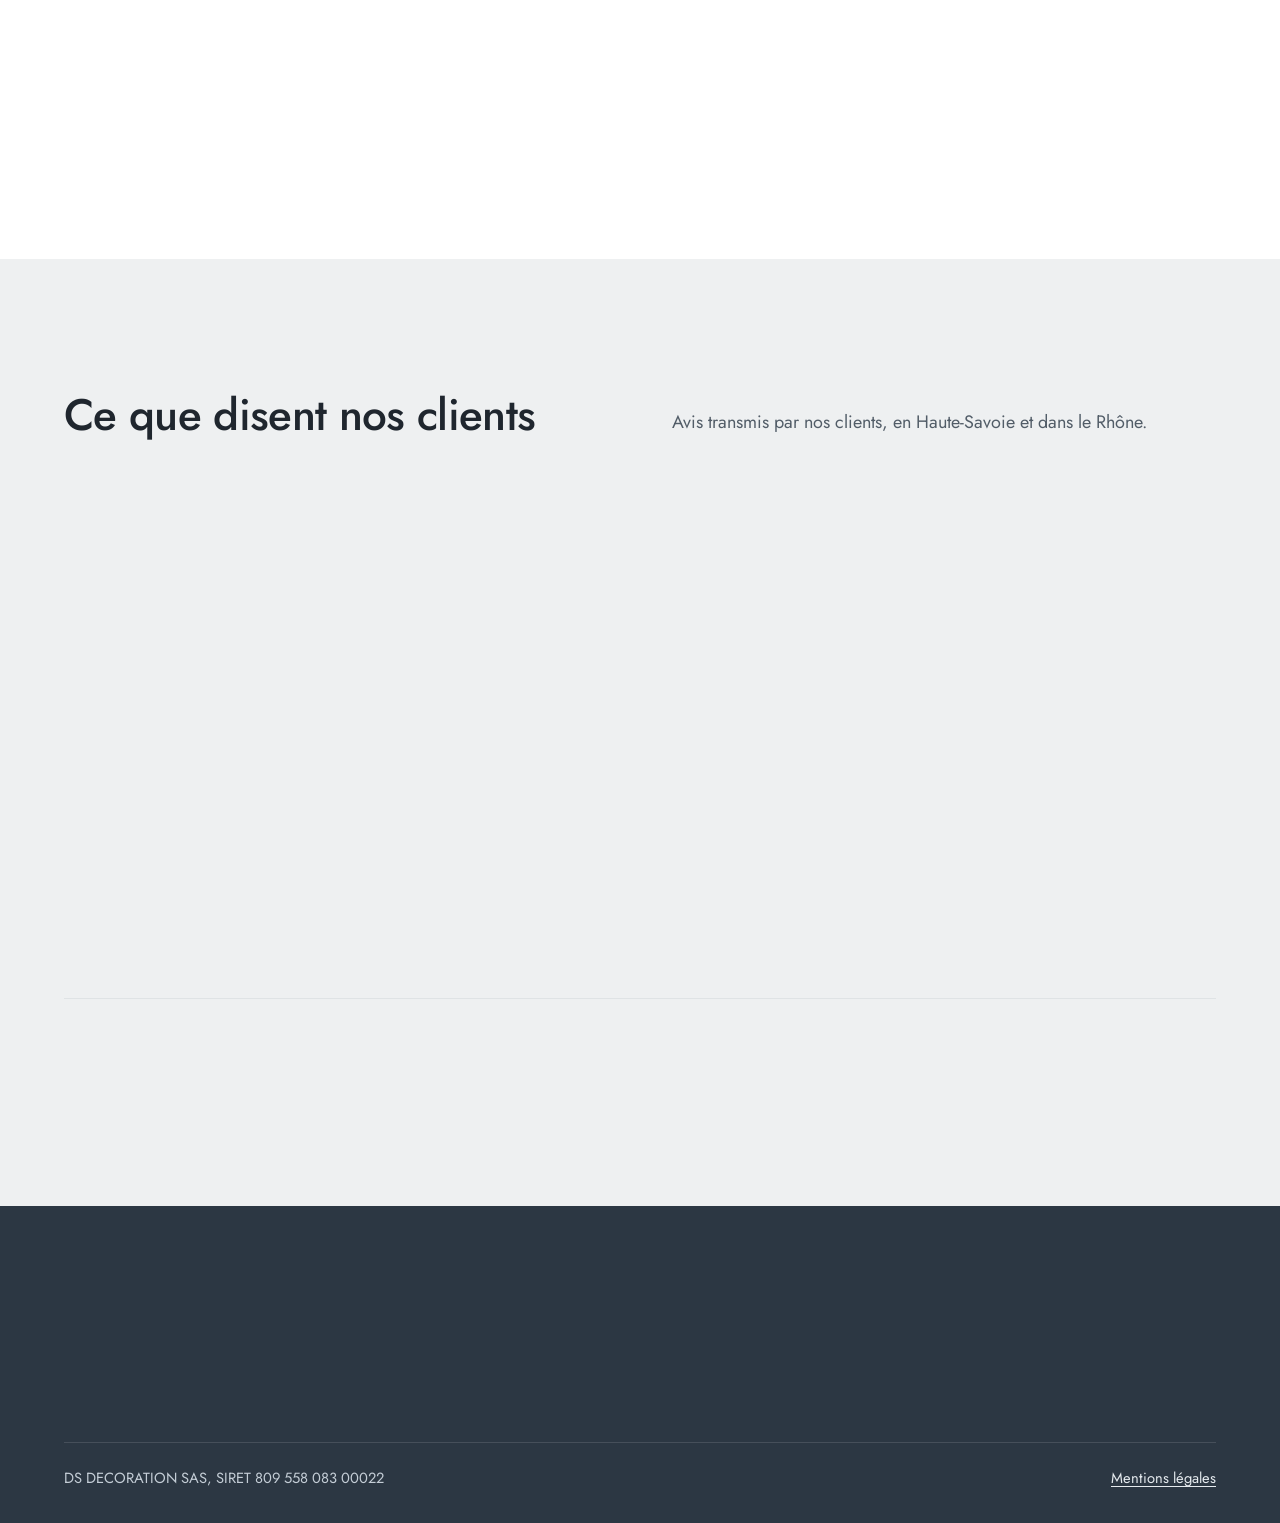
<file: nos-realisations/index.html>
<!DOCTYPE html>
<html lang="fr">
<head>
  <meta charset="utf-8">
  <meta name="viewport" content="width=device-width, initial-scale=1">
  <title>Réalisations et avis clients | DS Décoration</title>
  <meta name="description" content="Huit chantiers de DS Décoration présentés avec leurs photos avant et pendant les travaux : combles, séjour, salles de bains, salon, WC, cuisine, terrasse. Avis de clients.">
  <link rel="canonical" href="https://www.dsdecoration.com/nos-realisations/">
  <meta name="theme-color" content="#3d4b5a">
  <meta property="og:type" content="website">
  <meta property="og:locale" content="fr_FR">
  <meta property="og:site_name" content="DS Décoration">
  <meta property="og:title" content="Réalisations et avis clients | DS Décoration">
  <meta property="og:description" content="Huit chantiers de DS Décoration présentés avec leurs photos avant et pendant les travaux : combles, séjour, salles de bains, salon, WC, cuisine, terrasse. Avis de clients.">
  <meta property="og:url" content="https://www.dsdecoration.com/nos-realisations/">
  <meta property="og:image" content="https://www.dsdecoration.com/assets/img/photos/sejour.jpg">
  <link rel="icon" type="image/png" href="../favicon.png">
  <link rel="apple-touch-icon" href="../assets/img/apple-touch-icon.png">
  <link rel="preload" href="../assets/fonts/jost-latin.woff2" as="font" type="font/woff2" crossorigin>
  <link rel="stylesheet" href="../assets/js/vendor/lenis.css">
  <link rel="stylesheet" href="../assets/css/style.css">
  <script>
    if (!window.matchMedia('(prefers-reduced-motion: reduce)').matches) {
      document.documentElement.classList.add('motion');
      setTimeout(function () { if (!window.__motion) document.documentElement.classList.remove('motion'); }, 4000);
    }
  </script>
  <script type="application/ld+json">
  {
    "@context": "https://schema.org",
    "@type": "HousePainter",
    "name": "DS DECORATION SAS",
    "url": "https://www.dsdecoration.com/",
    "logo": "https://www.dsdecoration.com/assets/img/logo.png",
    "image": "https://www.dsdecoration.com/assets/img/photos/sejour.jpg",
    "telephone": "+33749150150",
    "email": "ds.decoration@yahoo.fr",
    "address": {
      "@type": "PostalAddress",
      "streetAddress": "291 route de Loex",
      "postalCode": "74380",
      "addressLocality": "Nangy",
      "addressCountry": "FR"
    },
    "areaServed": ["Haute-Savoie", "Genevois français", "Rhône"],
    "founder": "Sébastien De Ana"
  }
  </script>
</head>
<body data-page="Réalisations">
  <a class="skip" href="#contenu">Aller au contenu</a>

  <div class="curtain" aria-hidden="true">
    <span class="curtain-layer c-purple"></span>
    <span class="curtain-layer c-red"></span>
    <span class="curtain-layer c-orange"><span class="curtain-label">Réalisations</span></span>
  </div>

  <header class="site-header">
    <div class="wrap">
      <a class="brand" href="../"><img src="../assets/img/logo.png" alt="DS Décoration, le spécialiste de votre intérieur" width="927" height="243"></a>
      <button class="menu-button" type="button" aria-expanded="false" aria-controls="menu">Menu</button>
      <nav class="menu" id="menu" aria-label="Menu principal">
        <ul>
          <li><a href="../">Accueil</a></li>
          <li><a href="../nos-realisations/" aria-current="page">Réalisations</a></li>
          <li><a href="../contact/">Contact</a></li>
        </ul>
        <a class="header-phone" href="tel:+33749150150">07 49 150 150</a>
        <a class="btn btn-orange" href="../contact/">Demander un devis</a>
      </nav>
    </div>
  </header>

  <main id="contenu">
    <header class="page-head">
      <div class="wrap">
        <p class="crumbs"><a href="../">Accueil</a> / Réalisations</p>
        <h1 data-split>Nos réalisations</h1>
        <p class="intro">Huit chantiers, chacun avec les photos prises avant ou pendant les travaux et la liste de ce que nous avons fait. Cliquez sur une photo pour voir l'image d'origine.</p>
      </div>
    </header>

    <section class="cases" aria-label="Chantiers">
      <div class="cases-track">
        <article class="case" id="combles">
          <button class="case-photo" type="button" data-full="../assets/img/realisations/combles-amenages.jpg" data-caption="Combles aménagés : photo d'origine, avec les vignettes du chantier">
            <img src="../assets/img/photos/combles.webp" alt="Combles aménagés : murs enduits bleu-vert, spots au plafond, sol en pierre claire" width="800" height="402" loading="lazy">
          </button>
          <div class="case-text">
            <p class="case-count">1 sur 8</p>
            <h2>Combles aménagés</h2>
            <p>Une pièce gagnée sous le toit. Au départ, la charpente était à nu. Les plaques de plâtre ont été posées et les murs préparés, avant l'enduit décoratif bleu-vert et le sol en pierre claire.</p>
            <p class="case-works"><strong>Travaux :</strong> Plâtrerie, enduit décoratif, peinture, sol en pierre</p>
            <div class="case-before">
              <p>Avant et pendant les travaux</p>
              <ul><li><img src="../assets/img/avant/combles-1.webp" alt="Charpente à nu" width="286" height="372" loading="lazy"><span>Charpente à nu</span></li><li><img src="../assets/img/avant/combles-2.webp" alt="Plaques posées" width="296" height="372" loading="lazy"><span>Plaques posées</span></li><li><img src="../assets/img/avant/combles-3.webp" alt="Enduits en cours" width="256" height="186" loading="lazy"><span>Enduits en cours</span></li></ul>
            </div>
          </div>
        </article>
        <article class="case" id="sejour">
          <button class="case-photo" type="button" data-full="../assets/img/realisations/sejour-boiseries.jpg" data-caption="Séjour à moulures : photo d'origine, avec les vignettes du chantier">
            <img src="../assets/img/photos/sejour.webp" alt="Séjour : moulures blanches et soubassements bleu ardoise" width="799" height="442" loading="lazy">
          </button>
          <div class="case-text">
            <p class="case-count">2 sur 8</p>
            <h2>Séjour à moulures</h2>
            <p>Les boiseries vernies foncées assombrissaient toute la pièce. Les moulures ont été reprises et peintes en blanc, les soubassements en bleu ardoise, le buffet assorti.</p>
            <p class="case-works"><strong>Travaux :</strong> Préparation des boiseries, peinture des moulures et des soubassements</p>
            <div class="case-before">
              <p>Avant et pendant les travaux</p>
              <ul><li><img src="../assets/img/avant/sejour-1.webp" alt="Boiseries vernies" width="290" height="282" loading="lazy"><span>Boiseries vernies</span></li><li><img src="../assets/img/avant/sejour-2.webp" alt="Pièce protégée" width="202" height="282" loading="lazy"><span>Pièce protégée</span></li><li><img src="../assets/img/avant/sejour-3.webp" alt="Soubassements peints" width="336" height="282" loading="lazy"><span>Soubassements peints</span></li></ul>
            </div>
          </div>
        </article>
        <article class="case case--portrait" id="salle-de-bains">
          <button class="case-photo" type="button" data-full="../assets/img/realisations/salle-de-bain-carrelage.jpg" data-caption="Salle de bains : photo d'origine, avec les vignettes du chantier">
            <img src="../assets/img/photos/salle-de-bain.webp" alt="Salle de bains en carrelage gris grand format avec frise en pierre" width="450" height="468" loading="lazy">
          </button>
          <div class="case-text">
            <p class="case-count">3 sur 8</p>
            <h2>Salle de bains</h2>
            <p>L'ancienne salle de bains avec baignoire a laissé place à une douche. Carrelage gris grand format, frise en pierre à hauteur des yeux et meuble vasque bleu nuit.</p>
            <p class="case-works"><strong>Travaux :</strong> Dépose, carrelage et faïence, frise en pierre, pose du meuble</p>
            <div class="case-before">
              <p>Avant les travaux</p>
              <ul><li><img src="../assets/img/avant/salle-de-bain-1.webp" alt="Ancienne baignoire" width="176" height="256" loading="lazy"><span>Ancienne baignoire</span></li><li><img src="../assets/img/avant/salle-de-bain-2.webp" alt="Murs mis à nu" width="176" height="248" loading="lazy"><span>Murs mis à nu</span></li><li><img src="../assets/img/avant/salle-de-bain-3.webp" alt="Préparation" width="188" height="248" loading="lazy"><span>Préparation</span></li></ul>
            </div>
          </div>
        </article>
        <article class="case" id="salon">
          <button class="case-photo" type="button" data-full="../assets/img/realisations/salon-papier-peint.jpg" data-caption="Salon et papier peint panoramique : photo d'origine, avec les vignettes du chantier">
            <img src="../assets/img/photos/salon.webp" alt="Salon avec un papier peint panoramique de plage au-dessus du canapé" width="800" height="448" loading="lazy">
          </button>
          <div class="case-text">
            <p class="case-count">4 sur 8</p>
            <h2>Salon et papier peint panoramique</h2>
            <p>Les anciennes boiseries ont laissé place à des soubassements bleu ardoise et à un grand papier peint panoramique, posé dans l'encadrement mouluré.</p>
            <p class="case-works"><strong>Travaux :</strong> Peinture, soubassements, pose de papier peint panoramique</p>
            <div class="case-before">
              <p>Avant les travaux</p>
              <ul><li><img src="../assets/img/avant/salon-1.webp" alt="Boiseries d’origine" width="320" height="262" loading="lazy"><span>Boiseries d’origine</span></li><li><img src="../assets/img/avant/salon-2.webp" alt="Pièce protégée" width="352" height="262" loading="lazy"><span>Pièce protégée</span></li></ul>
            </div>
          </div>
        </article>
        <article class="case case--portrait" id="salle-eau">
          <button class="case-photo" type="button" data-full="../assets/img/realisations/douche-italienne.jpg" data-caption="Salle d'eau : photo d'origine, avec les vignettes du chantier">
            <img src="../assets/img/photos/douche.webp" alt="Douche vitrée, faïence blanche et frise de mosaïque" width="272" height="600" loading="lazy">
          </button>
          <div class="case-text">
            <p class="case-count">5 sur 8</p>
            <h2>Salle d'eau</h2>
            <p>Une salle d'eau vétuste, avec baignoire et murs abîmés, transformée en douche vitrée : faïence blanche, frise et receveur en mosaïque.</p>
            <p class="case-works"><strong>Travaux :</strong> Dépose, reprise des murs, faïence, mosaïque</p>
            <div class="case-before">
              <p>Avant les travaux</p>
              <ul><li><img src="../assets/img/avant/douche-1.webp" alt="Ancienne baignoire" width="326" height="224" loading="lazy"><span>Ancienne baignoire</span></li><li><img src="../assets/img/avant/douche-2.webp" alt="Murs dégradés" width="326" height="300" loading="lazy"><span>Murs dégradés</span></li></ul>
            </div>
          </div>
        </article>
        <article class="case case--portrait" id="wc">
          <button class="case-photo" type="button" data-full="../assets/img/realisations/wc-renovation.jpg" data-caption="WC suspendu : photo d'origine, avec les vignettes du chantier">
            <img src="../assets/img/photos/wc.webp" alt="WC suspendu, faïence grise à mi-hauteur" width="322" height="600" loading="lazy">
          </button>
          <div class="case-text">
            <p class="case-count">6 sur 8</p>
            <h2>WC suspendu</h2>
            <p>Pose d'un bâti-support pour un WC suspendu, faïence grise à mi-hauteur, peinture et sol.</p>
            <p class="case-works"><strong>Travaux :</strong> Coffrage du bâti, faïence, peinture, sol</p>
            <div class="case-before">
              <p>Pendant les travaux</p>
              <ul><li><img src="../assets/img/avant/wc-1.webp" alt="Bâti-support" width="232" height="324" loading="lazy"><span>Bâti-support</span></li><li><img src="../assets/img/avant/wc-2.webp" alt="Coffrage" width="232" height="338" loading="lazy"><span>Coffrage</span></li></ul>
            </div>
          </div>
        </article>
        <article class="case" id="cuisine">
          <button class="case-photo" type="button" data-full="../assets/img/realisations/cuisine-renovation.jpg" data-caption="Cuisine : photo d'origine, avec les vignettes du chantier">
            <img src="../assets/img/photos/cuisine.webp" alt="Cuisine rénovée, crédence en grands carreaux anthracite" width="800" height="465" loading="lazy">
          </button>
          <div class="case-text">
            <p class="case-count">7 sur 8</p>
            <h2>Cuisine</h2>
            <p>Rénovation complète d'une cuisine : crédence en grands carreaux anthracite posés à joints décalés, peinture et sol.</p>
            <p class="case-works"><strong>Travaux :</strong> Crédence, carrelage de sol, peinture</p>
          </div>
        </article>
        <article class="case" id="terrasse">
          <button class="case-photo" type="button" data-full="../assets/img/realisations/terrasse-exterieure.jpg" data-caption="Terrasse en bois : photo d'origine, avec les vignettes du chantier">
            <img src="../assets/img/photos/terrasse.webp" alt="Terrasse en bois avec garde-corps et escalier peints en gris" width="660" height="600" loading="lazy">
          </button>
          <div class="case-text">
            <p class="case-count">8 sur 8</p>
            <h2>Terrasse en bois</h2>
            <p>À l'extérieur aussi : une terrasse en bois autour d'une piscine hors-sol, avec garde-corps et escalier peints en gris.</p>
            <p class="case-works"><strong>Travaux :</strong> Terrasse bois, garde-corps, peinture extérieure</p>
            <div class="case-before">
              <p>Avant les travaux</p>
              <ul><li><img src="../assets/img/avant/terrasse-1.webp" alt="Le jardin" width="254" height="238" loading="lazy"><span>Le jardin</span></li><li><img src="../assets/img/avant/terrasse-2.webp" alt="Début du chantier" width="254" height="240" loading="lazy"><span>Début du chantier</span></li><li><img src="../assets/img/avant/terrasse-3.webp" alt="Structure posée" width="254" height="240" loading="lazy"><span>Structure posée</span></li></ul>
            </div>
          </div>
        </article>
      </div>
      <div class="cases-bar" aria-hidden="true"><span></span></div>
    </section>

    <section class="block block-plaster" aria-labelledby="avis-titre">
      <div class="wrap">
        <div class="block-head">
          <h2 id="avis-titre" data-split>Ce que disent nos clients</h2>
          <p>Avis transmis par nos clients, en Haute-Savoie et dans le Rhône.</p>
        </div>
        <div class="reviews">
          <figure class="review">
            <blockquote><p>La rénovation de notre corps de ferme a permis de valoriser notre bien. L'entreprise a mené le projet de A à Z avec des prestations de grande qualité, tout en répondant aux contraintes techniques de la bâtisse.</p></blockquote>
            <figcaption><strong>Gurkan B.</strong>, Haute-Savoie</figcaption>
          </figure>
          <figure class="review">
            <blockquote><p>Une prestation globale, de l'élaboration des plans au choix des matériaux, jusqu'à la fin du chantier. Je recommande cette entreprise sérieuse, qui a su comprendre nos attentes et s'y adapter.</p></blockquote>
            <figcaption><strong>Caroline DL.</strong>, Rhône</figcaption>
          </figure>
          <figure class="review">
            <blockquote><p>DS Décoration est intervenue pendant deux semaines pour la rénovation totale de notre cuisine. Au-delà de la qualité du travail, nous avons été très sensibles à la propreté du chantier : des protections ont été installées jusque dans les parties communes de l'immeuble. Les employés, des professionnels aguerris, ont respecté les délais annoncés.</p></blockquote>
            <figcaption><strong>Gilles L.</strong>, Rhône</figcaption>
          </figure>
          <figure class="review">
            <blockquote><p>Un travail propre et soigné, et des collaborateurs impliqués dans le service client.</p></blockquote>
            <figcaption><strong>Nadia V.</strong>, Haute-Savoie</figcaption>
          </figure>
        </div>
        <div class="reviews-end">
          <p>Un chantier du même genre ? Nous passons voir les lieux et le devis est gratuit.</p>
          <div class="actions">
            <a class="btn btn-ink" href="../contact/">Demander un devis</a>
            <a class="link-strong" href="tel:+33749150150">07 49 150 150</a>
          </div>
        </div>
      </div>
    </section>
  </main>

  <footer class="site-footer">
    <div class="wrap">
      <div class="footer-grid">
        <div>
          <img src="../assets/img/logo-white.png" alt="DS Décoration" width="927" height="243">
          <p>Peinture, papiers peints, plâtrerie et revêtements de sol et mur, en Haute-Savoie et autour de Genève.</p>
        </div>
        <div>
          <h2>Nous joindre</h2>
          <ul>
            <li><a href="tel:+33749150150">07 49 150 150</a> (bureau)</li>
            <li><a href="tel:+33658145671">06 58 14 56 71</a> (Sébastien)</li>
            <li><a href="mailto:ds.decoration@yahoo.fr">ds.decoration@yahoo.fr</a></li>
          </ul>
        </div>
        <div>
          <h2>Adresse</h2>
          <address>DS DECORATION SAS<br>291 route de Loex<br>74380 Nangy</address>
        </div>
      </div>
      <div class="footer-legal">
        <span>DS DECORATION SAS, SIRET 809 558 083 00022</span>
        <a href="../mentions-legales/">Mentions légales</a>
      </div>
    </div>
  </footer>

  <nav class="mobile-bar" aria-label="Actions rapides">
    <a href="tel:+33749150150">Appeler</a>
    <a href="../contact/">Demander un devis</a>
  </nav>

  <div class="cursor" aria-hidden="true"><span>Agrandir</span></div>

  <script src="../assets/js/vendor/gsap.min.js" defer></script>
  <script src="../assets/js/vendor/ScrollTrigger.min.js" defer></script>
  <script src="../assets/js/vendor/SplitText.min.js" defer></script>
  <script src="../assets/js/vendor/CustomEase.min.js" defer></script>
  <script src="../assets/js/vendor/lenis.min.js" defer></script>
  <script src="../assets/js/main.js" defer></script>
  <script src="../assets/js/motion.js" defer></script>
</body>
</html>
</file>
<file: assets/js/vendor/lenis.css>
html.lenis,
html.lenis body {
  height: auto;
}

.lenis:not(.lenis-autoToggle).lenis-stopped {
  overflow: clip;
}

.lenis [data-lenis-prevent],
.lenis [data-lenis-prevent-wheel],
.lenis [data-lenis-prevent-touch],
.lenis [data-lenis-prevent-vertical],
.lenis [data-lenis-prevent-horizontal] {
  overscroll-behavior: contain;
}

.lenis.lenis-smooth iframe {
  pointer-events: none;
}

.lenis.lenis-autoToggle {
  transition-property: overflow;
  transition-duration: 1ms;
  transition-behavior: allow-discrete;
}
</file>
<file: assets/css/style.css>
/* DS Décoration
   Palette : blanc, gris plâtre, bleu ardoise (repris des soubassements
   peints sur nos chantiers) et l'orange du logo pour les actions. */

@font-face {
  font-family: "Jost";
  src: url("../fonts/jost-latin.woff2") format("woff2");
  font-weight: 400 600;
  font-style: normal;
  font-display: swap;
  unicode-range: U+0000-00FF, U+0131, U+0152-0153, U+02BB-02BC, U+02C6, U+02DA, U+02DC, U+0304, U+0308, U+0329, U+2000-206F, U+20AC, U+2122, U+2191, U+2193, U+2212, U+2215, U+FEFF, U+FFFD;
}
@font-face {
  font-family: "Jost";
  src: url("../fonts/jost-latin-ext.woff2") format("woff2");
  font-weight: 400 600;
  font-style: normal;
  font-display: swap;
  unicode-range: U+0100-02BA, U+02BD-02C5, U+02C7-02CC, U+02CE-02D7, U+02DD-02FF, U+1D00-1DBF, U+1E00-1E9F, U+1EF2-1EFF, U+2020, U+20A0-20AB, U+20AD-20C0, U+2113, U+2C60-2C7F, U+A720-A7FF;
}
@font-face {
  font-family: "Jost";
  src: url("../fonts/jost-italic-latin.woff2") format("woff2");
  font-weight: 400;
  font-style: italic;
  font-display: swap;
}

:root {
  --white: #fff;
  --plaster: #eef0f1;
  --plaster-dark: #dfe3e5;
  --slate: #3d4b5a;
  --slate-deep: #2c3743;
  --ink: #1f262e;
  --ink-soft: #4f5a65;
  --orange: #f6821f;
  --orange-dark: #d96a0c;
  --red: #e03a3e;
  --purple: #963d97;

  --measure: 38rem;
  --wrap: 72rem;
  --gutter: clamp(1.25rem, 4vw, 2.5rem);
  --space: clamp(4.5rem, 10vw, 8rem);
}

*, *::before, *::after { box-sizing: border-box; }
html { -webkit-text-size-adjust: 100%; }
body {
  margin: 0;
  font-family: "Jost", "Futura", "Century Gothic", sans-serif;
  font-size: 1.125rem;
  line-height: 1.6;
  color: var(--ink);
  background: var(--white);
}
img { display: block; max-width: 100%; height: auto; }
a { color: inherit; text-underline-offset: .2em; text-decoration-thickness: 1px; }
a:hover { text-decoration-color: var(--orange); }
:focus-visible { outline: 3px solid var(--orange); outline-offset: 3px; }

h1, h2, h3 { margin: 0; font-weight: 500; line-height: 1.12; letter-spacing: -.015em; text-wrap: balance; }
h1 { font-size: clamp(2.4rem, 5.6vw, 4.25rem); }
h2 { font-size: clamp(1.9rem, 3.6vw, 2.75rem); }
h3 { font-size: 1.4rem; line-height: 1.25; letter-spacing: -.005em; }
p { margin: 0 0 1em; }
p:last-child { margin-bottom: 0; }

.wrap { width: min(100% - 2 * var(--gutter), var(--wrap)); margin-inline: auto; }
.prose { max-width: var(--measure); }
.intro { font-size: 1.3rem; line-height: 1.5; color: var(--ink-soft); max-width: 34rem; }
.muted { color: var(--ink-soft); }

.skip { position: absolute; left: -100vw; top: .5rem; background: var(--ink); color: var(--white); padding: .6rem 1rem; z-index: 99; }
.skip:focus { left: .5rem; }

/* Boutons */
.btn {
  display: inline-block;
  padding: .85rem 1.4rem;
  border-radius: 3px;
  border: 0;
  font: inherit;
  font-weight: 500;
  font-size: 1.05rem;
  line-height: 1.2;
  text-decoration: none;
  cursor: pointer;
}
.btn { position: relative; overflow: hidden; isolation: isolate; transition: color .45s cubic-bezier(.7, 0, .2, 1); }
.btn::before {
  content: ""; position: absolute; inset: 0; z-index: -1; border-radius: inherit;
  transform: translateY(101%); transition: transform .45s cubic-bezier(.7, 0, .2, 1);
}
.btn:hover::before { transform: none; }
.btn-orange { background: var(--orange); color: var(--ink); }
.btn-orange::before { background: var(--ink); }
.btn-orange:hover { color: var(--white); }
.btn-ink { background: var(--ink); color: var(--white); }
.btn-ink::before { background: var(--orange); }
.btn-ink:hover { color: var(--ink); }
.btn-light { background: var(--white); color: var(--ink); }
.btn-light::before { background: var(--orange); }
.link-strong {
  font-weight: 500; text-decoration: none; padding-bottom: 2px;
  background: linear-gradient(var(--orange), var(--orange)) left bottom / 100% 2px no-repeat;
  transition: background-size .45s cubic-bezier(.7, 0, .2, 1);
}
.link-strong:hover { background-size: 0 2px; background-position: right bottom; }

/* En-tête */
.site-header { border-bottom: 1px solid var(--plaster-dark); background: var(--white); position: sticky; top: 0; z-index: 20; }
.site-header .wrap { display: flex; align-items: center; gap: 2rem; min-height: 5.5rem; }
.brand img { width: 13.5rem; }
.menu { display: flex; align-items: center; gap: 2rem; margin-left: auto; }
.menu ul { display: flex; gap: 1.75rem; list-style: none; margin: 0; padding: 0; }
.menu ul a { text-decoration: none; font-size: 1.05rem; padding: .3rem 0; border-bottom: 2px solid transparent; }
.menu ul a:hover { border-color: var(--plaster-dark); }
.menu ul a[aria-current="page"] { border-color: var(--orange); }
.header-phone { font-weight: 500; text-decoration: none; white-space: nowrap; }
.menu-button {
  display: none; margin-left: auto; font: inherit; font-weight: 500; background: none;
  border: 1px solid var(--plaster-dark); border-radius: 3px; padding: .45rem .9rem; cursor: pointer; color: var(--ink);
}

/* Accueil : ouverture */
.opening { padding: clamp(2.5rem, 6vw, 5rem) 0 var(--space); overflow: hidden; }
.opening .wrap { display: grid; grid-template-columns: 1fr 1.08fr; gap: clamp(2rem, 5vw, 4.5rem); align-items: center; }
.opening h1 { margin-bottom: 1.5rem; }
.opening .intro { margin-bottom: 2.25rem; }
.actions { display: flex; flex-wrap: wrap; align-items: center; gap: 1rem 1.75rem; }
.opening-visual { position: relative; isolation: isolate; }
.opening-visual img { width: 100%; aspect-ratio: 5 / 4; object-fit: cover; border-radius: 2px; }
.shapes { position: absolute; z-index: -1; width: 40%; left: -13%; bottom: -17%; pointer-events: none; }
.shapes polygon { mix-blend-mode: multiply; }
.opening-visual figcaption { margin-top: .9rem; font-size: .95rem; color: var(--ink-soft); padding-left: 30%; }

/* Sections */
.block { padding: var(--space) 0; }
.block-plaster { background: var(--plaster); }
.block-head { display: grid; grid-template-columns: 1fr 1fr; gap: 2rem 4rem; align-items: end; margin-bottom: clamp(2.5rem, 5vw, 4rem); }
.block-head p { color: var(--ink-soft); max-width: 30rem; }


/* Métiers : liste typographique, aperçu de matière au survol */
.trade-list { list-style: none; margin: 0; padding: 0; border-top: 1px solid var(--plaster-dark); }
.trade-row {
  display: grid; grid-template-columns: minmax(14rem, 1fr) 1.4fr; gap: 1rem 3rem; align-items: baseline;
  padding: clamp(1.6rem, 3vw, 2.4rem) 0; border-bottom: 1px solid var(--plaster-dark); position: relative;
}
.trade-row h3 { font-size: clamp(2rem, 4.4vw, 3.6rem); font-weight: 500; letter-spacing: -.02em; transition: translate .6s cubic-bezier(.2, .7, .2, 1), color .4s; }
.trade-row p { color: var(--ink-soft); max-width: 36rem; margin: 0; }
.trade-row::after {
  content: ""; position: absolute; left: 0; bottom: -1px; height: 2px; width: 100%; background: var(--orange);
  transform: scaleX(0); transform-origin: left; transition: transform .6s cubic-bezier(.7, 0, .2, 1);
}
.trade-row:hover::after { transform: scaleX(1); }
.trade-row:hover h3 { translate: 1.2rem 0; }
.trade-thumb { display: none; }
.trade-preview {
  position: fixed; left: 0; top: 0; z-index: 15; width: 19rem; aspect-ratio: 4 / 5; pointer-events: none;
  overflow: hidden; border-radius: 2px; opacity: 0; visibility: hidden;
}
.trade-preview img { width: 100%; height: 100%; object-fit: cover; }

/* Accueil : renvoi vers les chantiers */
.teaser-grid { display: grid; grid-template-columns: 1fr 1fr; gap: clamp(2.5rem, 6vw, 6rem); align-items: center; }
.teaser h2 { margin-bottom: 1.5rem; }
.fan { margin: 0; }
.fan-cards { position: relative; height: clamp(18rem, 30vw, 24rem); }
.fan-cards img {
  position: absolute; top: 50%; left: 50%; width: 46%; height: auto; aspect-ratio: 3 / 4; object-fit: cover;
  border: 6px solid var(--white); box-shadow: 0 18px 40px rgba(31, 38, 46, .18); translate: -50% -50%;
}
.fan-cards img:nth-child(1) { rotate: -9deg; translate: -95% -50%; }
.fan-cards img:nth-child(2) { rotate: 2deg; z-index: 2; }
.fan-cards img:nth-child(3) { rotate: 10deg; translate: -5% -46%; }
.fan figcaption { text-align: center; color: var(--ink-soft); font-size: .95rem; margin-top: 1rem; }

/* Réalisations : fiches de chantier */
.cases { padding: var(--space) 0; }
.case {
  width: min(100% - 2 * var(--gutter), var(--wrap)); margin: 0 auto clamp(4rem, 9vw, 7rem);
  display: grid; grid-template-columns: 1.3fr 1fr; gap: clamp(2rem, 5vw, 4.5rem); align-items: center;
}
.case:last-child { margin-bottom: 0; }
.case-photo { display: block; padding: 0; border: 0; background: var(--plaster); overflow: hidden; border-radius: 2px; cursor: zoom-in; }
.case-photo img { width: 100%; height: clamp(20rem, 42vw, 34rem); object-fit: cover; }
.case--portrait { grid-template-columns: minmax(0, .62fr) 1fr; }
.case-count { color: var(--orange-dark); font-weight: 500; margin-bottom: .6rem; }
.case h2 { margin-bottom: 1rem; }
.case-text > p { color: var(--ink-soft); max-width: 32rem; }
.case-works { color: var(--ink) !important; }
.case-works strong { font-weight: 500; }
.case-before { margin-top: 1.75rem; }
.case-before p { font-size: .95rem; color: var(--ink-soft); margin-bottom: .6rem; }
.case-before ul { list-style: none; margin: 0; padding: 0; display: flex; gap: .75rem; }
.case-before li { width: 6.5rem; }
.case-before img { width: 100%; aspect-ratio: 1; object-fit: cover; border-radius: 2px; }
.case-before span { display: block; font-size: .82rem; color: var(--ink-soft); margin-top: .35rem; line-height: 1.3; }
.cases-bar { display: none; }

/* Défilement horizontal (ordinateur, animations actives) */
.cases.is-horizontal { height: 100vh; padding: 0; overflow: hidden; display: flex; flex-direction: column; justify-content: center; position: relative; }
.cases.is-horizontal .cases-track { display: flex; width: max-content; padding: 0 6vw; gap: 8vw; will-change: transform; }
.cases.is-horizontal .case { width: 78vw; max-width: 72rem; margin: 0; flex: none; }
.cases.is-horizontal .case--portrait { width: 60vw; max-width: 54rem; }
.cases.is-horizontal .case-photo img { height: min(68vh, 36rem); }
.cases.is-horizontal .cases-bar { display: block; position: absolute; left: 6vw; right: 6vw; bottom: 5vh; height: 2px; background: var(--plaster-dark); }
.cases.is-horizontal .cases-bar span { display: block; height: 100%; background: var(--orange); transform-origin: left; transform: scaleX(0); }

.reviews-end { margin-top: clamp(3rem, 6vw, 4.5rem); padding-top: 2rem; border-top: 1px solid var(--plaster-dark); display: flex; flex-wrap: wrap; justify-content: space-between; align-items: center; gap: 1.5rem; }
.reviews-end p { margin: 0; font-size: 1.15rem; }

@media (max-width: 960px) {
  .trade-row { grid-template-columns: 5.5rem 1fr; gap: .4rem 1.25rem; align-items: start; }
  .trade-thumb { display: block; grid-row: span 2; width: 5.5rem; height: 5.5rem; object-fit: cover; border-radius: 2px; }
  .trade-row h3 { font-size: 1.7rem; }
  .trade-row:hover h3 { translate: none; }
  .trade-preview { display: none; }
  .teaser-grid, .case, .case--portrait { grid-template-columns: 1fr; }
  .case-photo img { height: auto; aspect-ratio: 4 / 3; }
}
@media (max-width: 640px) {
  .case-before li { width: 5.25rem; }
  .fan-cards img { width: 52%; }
}

/* Une seule équipe */
.team { display: grid; grid-template-columns: 1.1fr 1fr; gap: clamp(2.5rem, 6vw, 6rem); align-items: start; }
.team h2 { margin-bottom: 1.5rem; }
.facts { margin: 0; border-top: 1px solid var(--plaster-dark); }
.facts div { display: grid; grid-template-columns: 9rem 1fr; gap: 1rem; padding: 1.1rem 0; border-bottom: 1px solid var(--plaster-dark); }
.facts dt { font-weight: 500; }
.facts dd { margin: 0; color: var(--ink-soft); }

/* Déroulement d'un chantier */
.steps { list-style: none; margin: 0; padding: 0; display: grid; grid-template-columns: repeat(4, 1fr); gap: 2.5rem; counter-reset: step; }
.steps li { counter-increment: step; }
.steps li::before {
  content: counter(step);
  display: block; font-size: 3.5rem; line-height: 1; font-weight: 400; color: var(--orange); margin-bottom: 1rem;
}
.steps h3 { font-size: 1.2rem; margin-bottom: .5rem; }
.steps p { color: var(--ink-soft); font-size: 1.02rem; }

/* Bandeau contact */
.callout { background: var(--slate); color: var(--white); padding: var(--space) 0; }
.callout h2 { margin-bottom: 1rem; }
.callout .intro { color: #d5dce3; margin-bottom: 3rem; }
.people { display: grid; grid-template-columns: repeat(3, auto); justify-content: start; gap: 2rem 5rem; margin-bottom: 3rem; }
.person span { display: block; color: #c4cdd6; font-size: 1rem; margin-bottom: .25rem; }
.person a { font-size: clamp(1.5rem, 2.6vw, 2rem); text-decoration: none; font-weight: 500; white-space: nowrap; }
.person a:hover { text-decoration: underline; text-decoration-color: var(--orange); }

/* Pages intérieures */
.page-head { padding: clamp(3rem, 7vw, 5.5rem) 0 clamp(2.5rem, 5vw, 3.5rem); border-bottom: 1px solid var(--plaster-dark); }
.page-head h1 { margin-bottom: 1.25rem; max-width: 16ch; }
.crumbs { font-size: .98rem; color: var(--ink-soft); margin-bottom: 1.5rem; }
.crumbs a { color: var(--ink-soft); }

.viewer { position: fixed; inset: 0; z-index: 50; background: rgba(23, 29, 35, .96); display: none; padding: 4.5rem 1rem 1.5rem; }
.viewer.open { display: flex; flex-direction: column; align-items: center; justify-content: center; }
.viewer img { max-height: calc(100vh - 10rem); width: auto; max-width: 100%; }
.viewer p { color: #dfe5ea; margin-top: 1rem; text-align: center; }
.viewer-bar { position: absolute; top: 1rem; left: 1rem; right: 1rem; display: flex; justify-content: space-between; gap: 1rem; }
.viewer-bar button {
  font: inherit; color: var(--white); background: none; border: 1px solid rgba(255, 255, 255, .35);
  border-radius: 3px; padding: .45rem .9rem; cursor: pointer;
}
.viewer-bar button:hover { background: rgba(255, 255, 255, .1); }

/* Avis */
.reviews { display: grid; grid-template-columns: repeat(2, 1fr); gap: 3rem 4rem; }
.review { margin: 0; }
.review blockquote { margin: 0 0 1rem; font-size: 1.15rem; }
.review figcaption { color: var(--ink-soft); font-size: 1rem; }
.review figcaption strong { color: var(--ink); font-weight: 500; }

/* Contact */
.contact { display: grid; grid-template-columns: 1fr 1.25fr; gap: clamp(3rem, 7vw, 6rem); align-items: start; }
.contact h2 { font-size: 1.6rem; margin-bottom: 1.25rem; }
.contact-list { margin: 0 0 2.5rem; }
.contact-list div { padding: 1rem 0; border-top: 1px solid var(--plaster-dark); }
.contact-list dt { color: var(--ink-soft); font-size: 1rem; }
.contact-list dd { margin: .15rem 0 0; }
.contact-list .big { font-size: 1.5rem; font-weight: 500; text-decoration: none; }

.form { display: grid; grid-template-columns: 1fr 1fr; gap: 1.4rem 1.25rem; }
.field { display: grid; gap: .4rem; }
.field.wide, .form .wide { grid-column: 1 / -1; }
.field label { font-weight: 500; font-size: 1rem; }
.field label small { font-weight: 400; color: var(--ink-soft); font-size: .92rem; }
.field input, .field select, .field textarea {
  font: inherit; font-size: 1.05rem; color: var(--ink); background: var(--white);
  border: 1px solid #b9c1c8; border-radius: 3px; padding: .75rem .85rem; width: 100%;
}
.field textarea { min-height: 10rem; resize: vertical; }
.field input:focus, .field select:focus, .field textarea:focus { outline: 2px solid var(--orange); outline-offset: 0; border-color: var(--orange); }
.agree { display: flex; gap: .75rem; align-items: flex-start; font-size: .98rem; color: var(--ink-soft); }
.agree input { width: 1.15rem; height: 1.15rem; margin-top: .3rem; accent-color: var(--orange); flex: none; }
.form-note { font-size: .95rem; color: var(--ink-soft); }
.form-done { display: none; background: var(--plaster); padding: 1rem 1.2rem; border-left: 3px solid var(--orange); }
.form-done.show { display: block; }
.trap { position: absolute; left: -100vw; }

.map { margin-top: var(--space); background: var(--plaster); }
.map-inner { display: grid; grid-template-columns: 1fr auto; gap: 1.5rem; align-items: center; padding: 2rem 0; }
.map iframe { display: block; width: 100%; height: 26rem; border: 0; }

/* Mentions légales */
.legal { max-width: 44rem; }
.legal h2 { font-size: 1.5rem; margin: 2.75rem 0 .8rem; }
.legal h2:first-child { margin-top: 0; }

/* Pied de page */
.site-footer { background: var(--slate-deep); color: #c4cdd6; padding: 4rem 0 2rem; font-size: 1rem; }
.site-footer a { color: #e6ebef; }
.footer-grid { display: grid; grid-template-columns: 1.3fr 1fr 1fr; gap: 2.5rem 3rem; padding-bottom: 3rem; }
.footer-grid img { width: 12rem; margin-bottom: 1.25rem; }
.footer-grid h2 { font-size: 1.05rem; color: var(--white); margin-bottom: .9rem; letter-spacing: 0; }
.footer-grid ul { list-style: none; margin: 0; padding: 0; display: grid; gap: .45rem; }
.footer-grid address { font-style: normal; }
.footer-legal { border-top: 1px solid rgba(255, 255, 255, .12); padding-top: 1.5rem; display: flex; flex-wrap: wrap; gap: .5rem 2rem; justify-content: space-between; font-size: .92rem; }

/* Barre d'actions mobile */
.mobile-bar { display: none; }

/* 404 */
.lost { padding: var(--space) 0; }
.lost h1 { margin-bottom: 1.25rem; }

@media (max-width: 960px) {
  .menu-button { display: block; }
  .menu {
    display: none; position: absolute; top: 100%; left: 0; right: 0;
    flex-direction: column; align-items: stretch; gap: 0; margin: 0;
    background: var(--white); border-bottom: 1px solid var(--plaster-dark); padding: .5rem var(--gutter) 1.5rem;
  }
  .menu.open { display: flex; }
  .menu ul { flex-direction: column; gap: 0; }
  .menu ul a { display: block; padding: .9rem 0; border-bottom: 1px solid var(--plaster); font-size: 1.15rem; }
  .menu ul a[aria-current="page"] { border-color: var(--plaster); color: var(--orange-dark); }
  .header-phone { padding: 1rem 0; }

  .opening .wrap, .block-head, .team, .contact { grid-template-columns: 1fr; }
  .opening-visual { margin-left: 8%; }
  .steps { grid-template-columns: repeat(2, 1fr); }
  .people { grid-template-columns: 1fr 1fr; gap: 2rem 3rem; }
  .footer-grid { grid-template-columns: 1fr 1fr; }
  .footer-grid > :first-child { grid-column: 1 / -1; }
}

@media (max-width: 640px) {
  body { font-size: 1.06rem; padding-bottom: 4rem; }
  .brand img { width: 11rem; }
  .site-header .wrap { min-height: 4.5rem; }
  .reviews, .form, .steps, .people, .footer-grid { grid-template-columns: 1fr; }
  .facts div { grid-template-columns: 1fr; gap: .2rem; }
  .opening-visual figcaption { padding-left: 38%; }
  .map-inner { grid-template-columns: 1fr; }
  .mobile-bar {
    display: grid; grid-template-columns: 1fr 1fr; position: fixed; left: 0; right: 0; bottom: 0; z-index: 30;
    border-top: 1px solid var(--plaster-dark); background: var(--white);
  }
  .mobile-bar a { padding: 1.05rem .5rem; text-align: center; text-decoration: none; font-weight: 500; }
  .mobile-bar a + a { background: var(--orange); }
}

/* ---------- Animations (actives seulement si html.motion) ---------- */

.curtain { position: fixed; inset: 0; z-index: 100; pointer-events: none; }
.curtain-layer {
  position: absolute; inset: 0; transform: scaleY(0); transform-origin: bottom;
  display: grid; place-items: center;
}
.c-purple { background: var(--purple); }
.c-red { background: var(--red); }
.c-orange { background: var(--orange); }
.curtain-label {
  font-size: clamp(2.5rem, 8vw, 6.5rem); font-weight: 500; color: var(--ink);
  letter-spacing: -.02em; opacity: 0;
}
.motion .curtain-layer { transform: scaleY(1); }
.motion .curtain-label { opacity: 1; }

.site-header { transition: transform .5s cubic-bezier(.7, 0, .2, 1); }
.site-header.is-hidden { transform: translateY(-100%); }

.split-line { overflow: hidden; padding-bottom: .08em; margin-bottom: -.08em; }

.marquee { overflow: hidden; padding: clamp(1.5rem, 3vw, 2.5rem) 0; border-top: 1px solid var(--plaster-dark); }
.marquee-track { display: flex; width: max-content; will-change: transform; }
.marquee-group { display: flex; align-items: center; flex: none; }
.marquee-word { font-size: clamp(2.5rem, 7vw, 6rem); font-weight: 500; letter-spacing: -.02em; line-height: 1; white-space: nowrap; padding: 0 .35em; }
.marquee-word:nth-child(4n+3) { color: transparent; -webkit-text-stroke: 1.5px var(--ink); }
.marquee-sep svg { width: clamp(1.6rem, 3.5vw, 3rem); height: auto; }

.steps-line { position: relative; height: 2px; background: var(--plaster-dark); margin-bottom: 2.5rem; }
.steps-line span { position: absolute; inset: 0; background: var(--orange); transform-origin: left; transform: scaleX(0); }
.no-motion .steps-line span, html:not(.motion) .steps-line span { transform: none; }

.callout { position: relative; overflow: hidden; }
.callout .wrap { position: relative; }
.callout-shapes { position: absolute; width: clamp(16rem, 34vw, 30rem); right: -4%; top: 50%; translate: 0 -50%; opacity: .9; pointer-events: none; }
.callout-shapes polygon { mix-blend-mode: multiply; }

.img-reveal { overflow: hidden; border-radius: 2px; }
.img-reveal img { border-radius: 0; }

.cursor {
  position: fixed; left: 0; top: 0; z-index: 60; pointer-events: none;
  width: 6.5rem; height: 6.5rem; margin: -3.25rem 0 0 -3.25rem; border-radius: 50%;
  background: var(--orange); color: var(--ink); display: grid; place-items: center;
  font-size: .95rem; font-weight: 500; transform: scale(0);
}
@media (hover: none) { .cursor { display: none; } }
.motion [data-full] { cursor: none; }

@media (max-width: 960px) {
  .steps-line { display: none; }
  .callout-shapes { opacity: .35; right: -20%; }
}
@media (prefers-reduced-motion: reduce) {
  .btn, .btn::before, .link-strong, .site-header { transition: none; }
  .cursor { display: none; }
}
.opening-visual picture { display: block; overflow: hidden; border-radius: 2px; }
</file>
